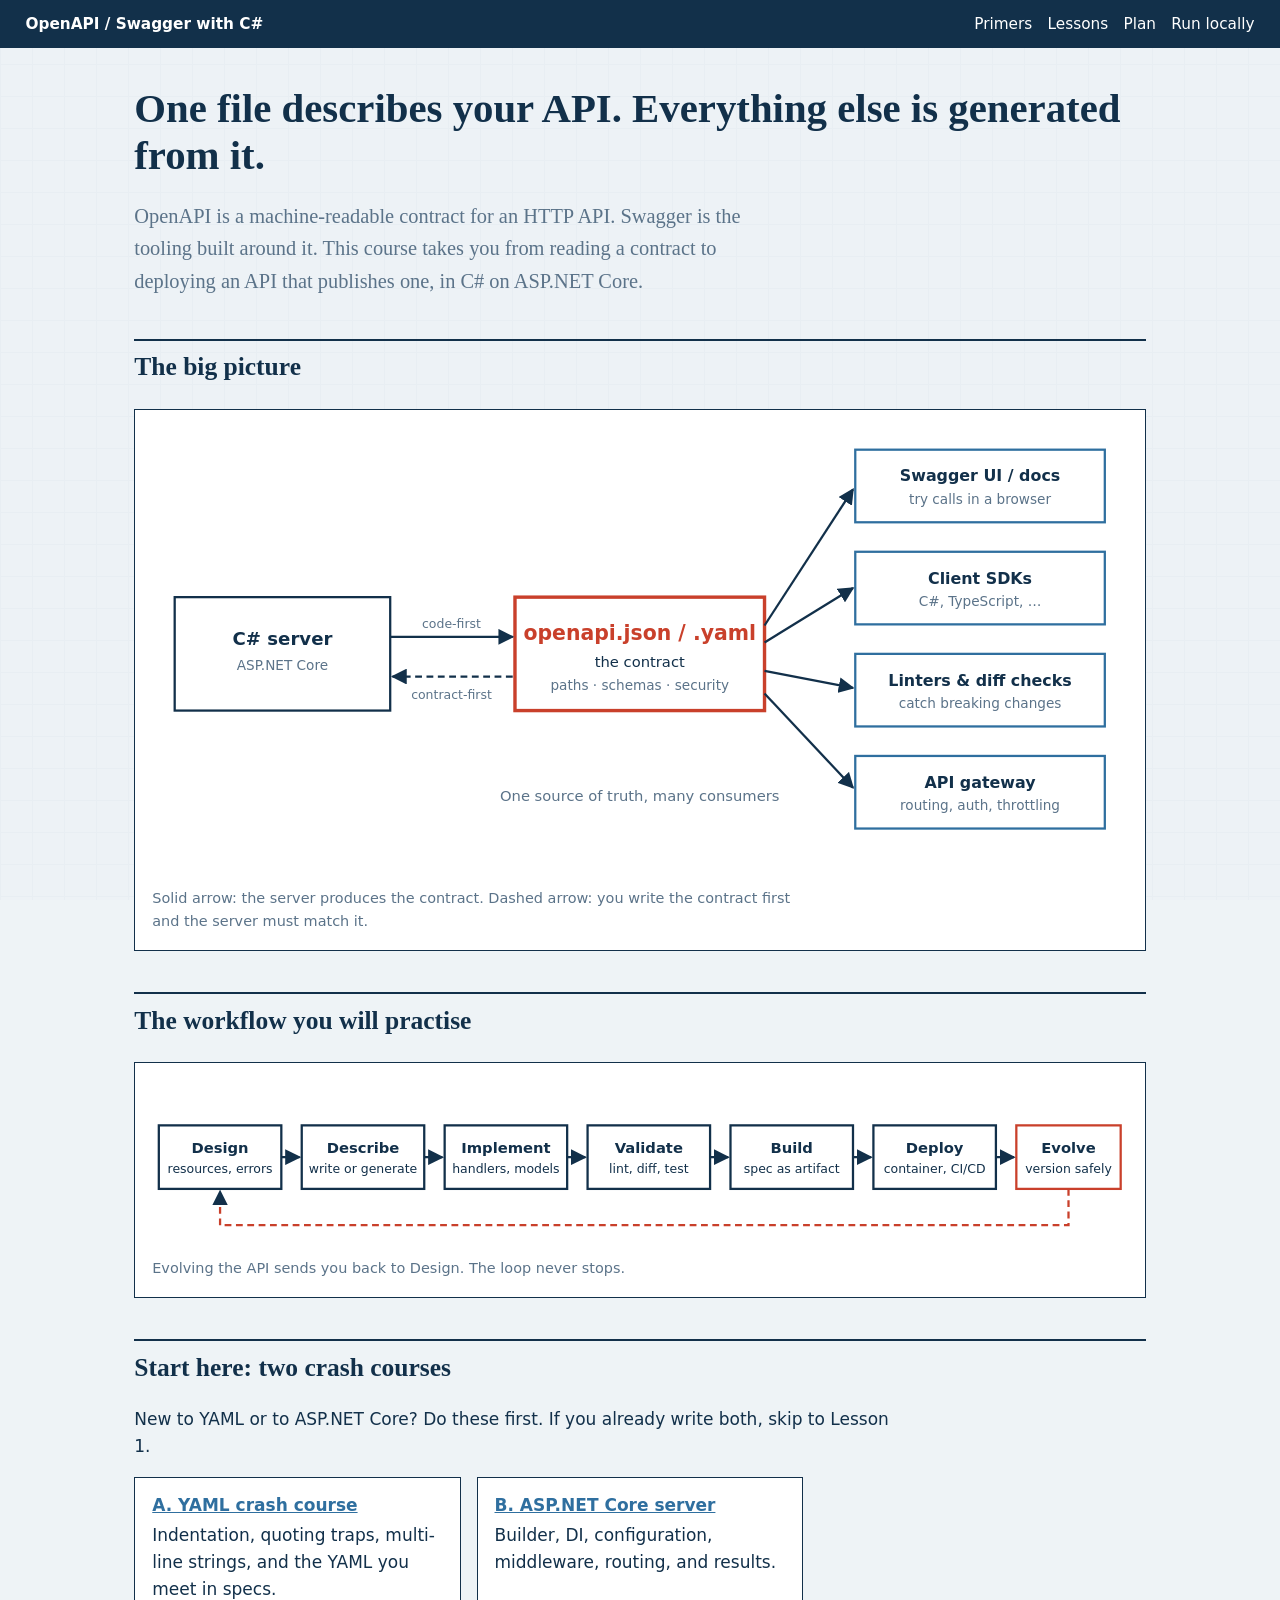
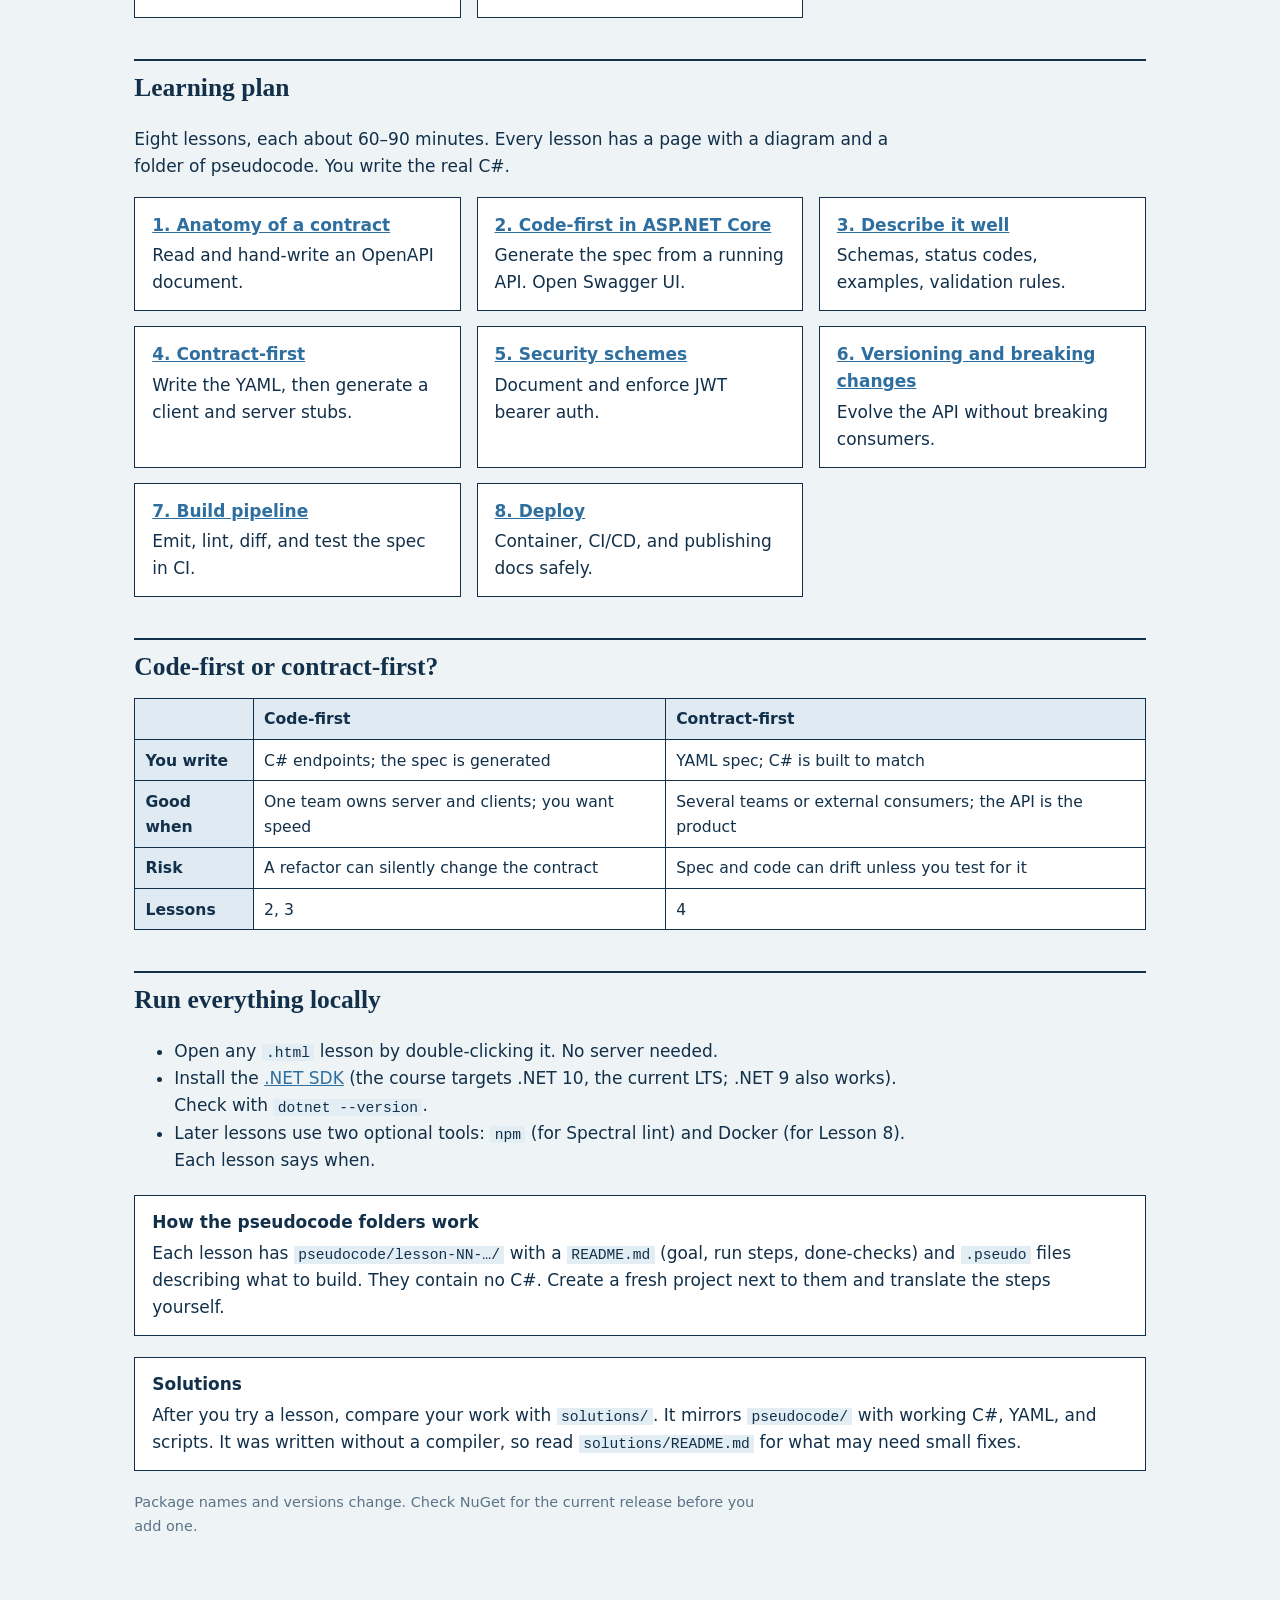
<file: index.html>
<!doctype html>
<html lang="en"><head><meta charset="utf-8"><meta name="viewport" content="width=device-width,initial-scale=1">
<title>OpenAPI with C# — the big picture</title><link rel="stylesheet" href="assets/style.css"></head>
<body>
<header class="top"><strong>OpenAPI / Swagger with C#</strong><nav><a href="#primers">Primers</a><a href="lesson-01-anatomy.html">Lessons</a><a href="#plan">Plan</a><a href="#local">Run locally</a></nav></header>
<main>
<h1>One file describes your API. Everything else is generated from it.</h1>
<p class="lede">OpenAPI is a machine-readable contract for an HTTP API. Swagger is the tooling built around it. This course takes you from reading a contract to deploying an API that publishes one, in C# on ASP.NET Core.</p>

<h2>The big picture</h2>
<div class="sheet">
<svg viewBox="0 0 860 400" role="img" aria-labelledby="t0 d0">
<title id="t0">OpenAPI as the hub</title><desc id="d0">The OpenAPI document sits in the centre. A C# server is checked against it or produces it. Swagger UI, client SDKs, tests, and an API gateway all consume it.</desc>
<defs><marker id="a" viewBox="0 0 10 10" refX="9" refY="5" markerWidth="7" markerHeight="7" orient="auto"><path d="M0 0L10 5L0 10z" fill="#12304a"/></marker></defs>
<rect x="320" y="150" width="220" height="100" fill="#fff" stroke="#c9402b" stroke-width="3"/>
<text x="430" y="188" text-anchor="middle" font-size="18" font-weight="700" fill="#c9402b">openapi.json / .yaml</text>
<text x="430" y="212" text-anchor="middle" font-size="13" fill="#12304a">the contract</text>
<text x="430" y="232" text-anchor="middle" font-size="12" fill="#5b7389">paths · schemas · security</text>

<rect x="20" y="150" width="190" height="100" fill="#fff" stroke="#12304a" stroke-width="2"/>
<text x="115" y="192" text-anchor="middle" font-size="16" font-weight="700" fill="#12304a">C# server</text>
<text x="115" y="214" text-anchor="middle" font-size="12" fill="#5b7389">ASP.NET Core</text>
<path d="M210 185 H318" stroke="#12304a" stroke-width="2" marker-end="url(#a)" class="draw"/>
<text x="264" y="177" text-anchor="middle" font-size="11" fill="#5b7389">code-first</text>
<path d="M318 220 H212" stroke="#12304a" stroke-width="2" stroke-dasharray="6 4" marker-end="url(#a)"/>
<text x="264" y="240" text-anchor="middle" font-size="11" fill="#5b7389">contract-first</text>

<g font-size="14" font-weight="700" fill="#12304a" text-anchor="middle">
<rect x="620" y="20" width="220" height="64" fill="#fff" stroke="#2f6f9f" stroke-width="2"/><text x="730" y="48">Swagger UI / docs</text><text x="730" y="68" font-size="12" font-weight="400" fill="#5b7389">try calls in a browser</text>
<rect x="620" y="110" width="220" height="64" fill="#fff" stroke="#2f6f9f" stroke-width="2"/><text x="730" y="138">Client SDKs</text><text x="730" y="158" font-size="12" font-weight="400" fill="#5b7389">C#, TypeScript, …</text>
<rect x="620" y="200" width="220" height="64" fill="#fff" stroke="#2f6f9f" stroke-width="2"/><text x="730" y="228">Linters &amp; diff checks</text><text x="730" y="248" font-size="12" font-weight="400" fill="#5b7389">catch breaking changes</text>
<rect x="620" y="290" width="220" height="64" fill="#fff" stroke="#2f6f9f" stroke-width="2"/><text x="730" y="318">API gateway</text><text x="730" y="338" font-size="12" font-weight="400" fill="#5b7389">routing, auth, throttling</text>
</g>
<g stroke="#12304a" stroke-width="2" fill="none" marker-end="url(#a)">
<path d="M540 175 L618 55"/><path d="M540 190 L618 142"/><path d="M540 215 L618 230"/><path d="M540 235 L618 318"/></g>
<text x="430" y="330" text-anchor="middle" font-size="13" fill="#5b7389">One source of truth, many consumers</text>
</svg>
<p class="caption">Solid arrow: the server produces the contract. Dashed arrow: you write the contract first and the server must match it.</p>
</div>

<h2>The workflow you will practise</h2>
<div class="sheet">
<svg viewBox="0 0 860 150" role="img" aria-labelledby="t1">
<title id="t1">Seven-stage OpenAPI workflow</title>
<defs><marker id="b" viewBox="0 0 10 10" refX="9" refY="5" markerWidth="7" markerHeight="7" orient="auto"><path d="M0 0L10 5L0 10z" fill="#12304a"/></marker></defs>
<g font-size="13" font-weight="700" fill="#12304a" text-anchor="middle">
<rect x="6" y="40" width="108" height="56" fill="#fff" stroke="#12304a" stroke-width="2"/><text x="60" y="64">Design</text><text x="60" y="82" font-size="11" font-weight="400">resources, errors</text>
<rect x="132" y="40" width="108" height="56" fill="#fff" stroke="#12304a" stroke-width="2"/><text x="186" y="64">Describe</text><text x="186" y="82" font-size="11" font-weight="400">write or generate</text>
<rect x="258" y="40" width="108" height="56" fill="#fff" stroke="#12304a" stroke-width="2"/><text x="312" y="64">Implement</text><text x="312" y="82" font-size="11" font-weight="400">handlers, models</text>
<rect x="384" y="40" width="108" height="56" fill="#fff" stroke="#12304a" stroke-width="2"/><text x="438" y="64">Validate</text><text x="438" y="82" font-size="11" font-weight="400">lint, diff, test</text>
<rect x="510" y="40" width="108" height="56" fill="#fff" stroke="#12304a" stroke-width="2"/><text x="564" y="64">Build</text><text x="564" y="82" font-size="11" font-weight="400">spec as artifact</text>
<rect x="636" y="40" width="108" height="56" fill="#fff" stroke="#12304a" stroke-width="2"/><text x="690" y="64">Deploy</text><text x="690" y="82" font-size="11" font-weight="400">container, CI/CD</text>
<rect x="762" y="40" width="92" height="56" fill="#fff" stroke="#c9402b" stroke-width="2"/><text x="808" y="64">Evolve</text><text x="808" y="82" font-size="11" font-weight="400">version safely</text>
</g>
<g stroke="#12304a" stroke-width="2" marker-end="url(#b)"><path d="M114 68H130"/><path d="M240 68H256"/><path d="M366 68H382"/><path d="M492 68H508"/><path d="M618 68H634"/><path d="M744 68H760"/></g>
<path d="M808 96 V128 H60 V98" stroke="#c9402b" stroke-width="2" fill="none" stroke-dasharray="6 4" marker-end="url(#b)"/>
</svg>
<p class="caption">Evolving the API sends you back to Design. The loop never stops.</p>
</div>

<h2 id="primers">Start here: two crash courses</h2>
<p>New to YAML or to ASP.NET Core? Do these first. If you already write both, skip to Lesson 1.</p>
<ul class="cards">
<li><a href="primer-a-yaml.html">A. YAML crash course</a>Indentation, quoting traps, multi-line strings, and the YAML you meet in specs.</li>
<li><a href="primer-b-aspnetcore.html">B. ASP.NET Core server</a>Builder, DI, configuration, middleware, routing, and results.</li>
</ul>

<h2 id="plan">Learning plan</h2>
<p>Eight lessons, each about 60–90 minutes. Every lesson has a page with a diagram and a folder of pseudocode. You write the real C#.</p>
<ul class="cards">
<li><a href="lesson-01-anatomy.html">1. Anatomy of a contract</a>Read and hand-write an OpenAPI document.</li>
<li><a href="lesson-02-code-first.html">2. Code-first in ASP.NET Core</a>Generate the spec from a running API. Open Swagger UI.</li>
<li><a href="lesson-03-describe-well.html">3. Describe it well</a>Schemas, status codes, examples, validation rules.</li>
<li><a href="lesson-04-contract-first.html">4. Contract-first</a>Write the YAML, then generate a client and server stubs.</li>
<li><a href="lesson-05-security.html">5. Security schemes</a>Document and enforce JWT bearer auth.</li>
<li><a href="lesson-06-versioning.html">6. Versioning and breaking changes</a>Evolve the API without breaking consumers.</li>
<li><a href="lesson-07-build-pipeline.html">7. Build pipeline</a>Emit, lint, diff, and test the spec in CI.</li>
<li><a href="lesson-08-deploy.html">8. Deploy</a>Container, CI/CD, and publishing docs safely.</li>
</ul>

<h2>Code-first or contract-first?</h2>
<table>
<tr><th></th><th>Code-first</th><th>Contract-first</th></tr>
<tr><th>You write</th><td>C# endpoints; the spec is generated</td><td>YAML spec; C# is built to match</td></tr>
<tr><th>Good when</th><td>One team owns server and clients; you want speed</td><td>Several teams or external consumers; the API is the product</td></tr>
<tr><th>Risk</th><td>A refactor can silently change the contract</td><td>Spec and code can drift unless you test for it</td></tr>
<tr><th>Lessons</th><td>2, 3</td><td>4</td></tr>
</table>

<h2 id="local">Run everything locally</h2>
<ul>
<li>Open any <code>.html</code> lesson by double-clicking it. No server needed.</li>
<li>Install the <a href="https://dotnet.microsoft.com/download">.NET SDK</a> (the course targets .NET 10, the current LTS; .NET 9 also works). Check with <code>dotnet --version</code>.</li>
<li>Later lessons use two optional tools: <code>npm</code> (for Spectral lint) and Docker (for Lesson 8). Each lesson says when.</li>
</ul>
<div class="box"><strong class="t">How the pseudocode folders work</strong>
Each lesson has <code>pseudocode/lesson-NN-…/</code> with a <code>README.md</code> (goal, run steps, done-checks) and <code>.pseudo</code> files describing what to build. They contain no C#. Create a fresh project next to them and translate the steps yourself.</div>
<div class="box"><strong class="t">Solutions</strong>
After you try a lesson, compare your work with <code>solutions/</code>. It mirrors <code>pseudocode/</code> with working C#, YAML, and scripts. It was written without a compiler, so read <code>solutions/README.md</code> for what may need small fixes.</div>
<p class="meta">Package names and versions change. Check NuGet for the current release before you add one.</p>
</main></body></html>
</file>
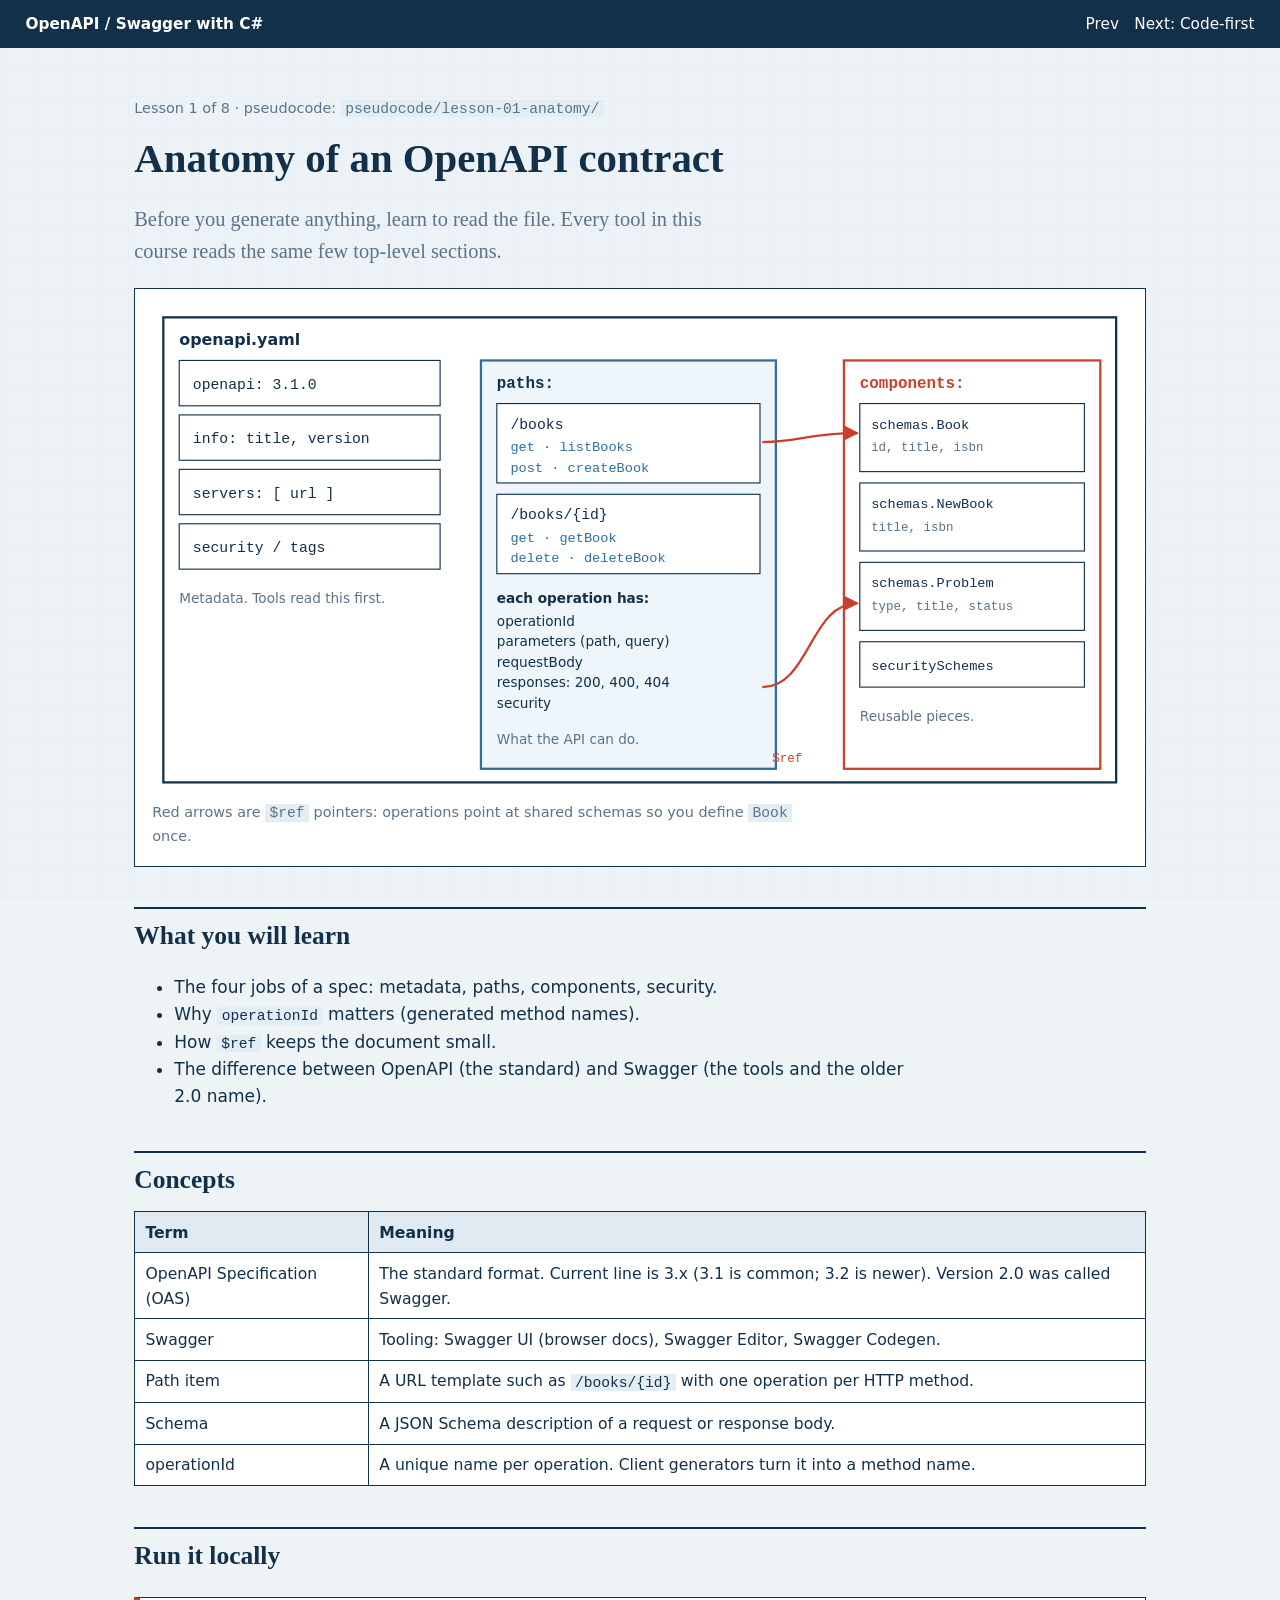
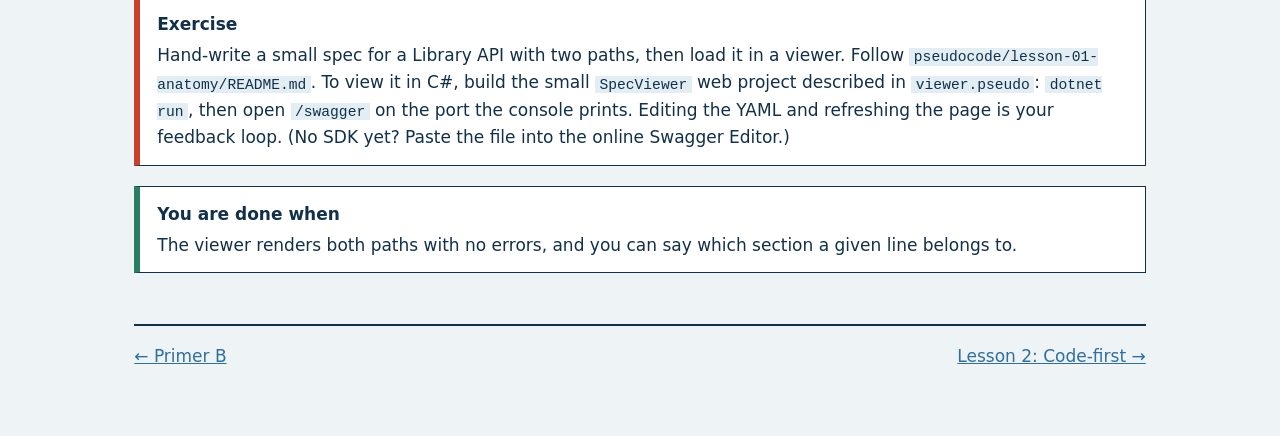
<file: lesson-01-anatomy.html>
<!doctype html>
<html lang="en"><head><meta charset="utf-8"><meta name="viewport" content="width=device-width,initial-scale=1">
<title>Lesson 1 — Anatomy of a contract</title><link rel="stylesheet" href="assets/style.css"></head>
<body>
<header class="top"><a href="index.html"><strong>OpenAPI / Swagger with C#</strong></a><nav><a href="primer-b-aspnetcore.html">Prev</a><a href="lesson-02-code-first.html">Next: Code-first</a></nav></header>
<main>
<p class="meta">Lesson 1 of 8 · pseudocode: <code>pseudocode/lesson-01-anatomy/</code></p>
<h1>Anatomy of an OpenAPI contract</h1>
<p class="lede">Before you generate anything, learn to read the file. Every tool in this course reads the same few top-level sections.</p>

<div class="sheet">
<svg viewBox="0 0 860 430" role="img" aria-labelledby="t" >
<title id="t">Structure of an OpenAPI document</title>
<defs><marker id="a" viewBox="0 0 10 10" refX="9" refY="5" markerWidth="7" markerHeight="7" orient="auto"><path d="M0 0L10 5L0 10z" fill="#c9402b"/></marker></defs>
<rect x="10" y="10" width="840" height="410" fill="none" stroke="#12304a" stroke-width="2"/>
<text x="24" y="34" font-size="14" font-weight="700" fill="#12304a">openapi.yaml</text>
<g font-size="13" fill="#12304a">
<rect x="24" y="48" width="230" height="40" fill="#fff" stroke="#12304a"/><text x="36" y="73" class="m">openapi: 3.1.0</text>
<rect x="24" y="96" width="230" height="40" fill="#fff" stroke="#12304a"/><text x="36" y="121" class="m">info: title, version</text>
<rect x="24" y="144" width="230" height="40" fill="#fff" stroke="#12304a"/><text x="36" y="169" class="m">servers: [ url ]</text>
<rect x="24" y="192" width="230" height="40" fill="#fff" stroke="#12304a"/><text x="36" y="217" class="m">security / tags</text>
</g>
<text x="24" y="262" font-size="12" fill="#5b7389">Metadata. Tools read this first.</text>

<rect x="290" y="48" width="260" height="360" fill="#eef6fb" stroke="#2f6f9f" stroke-width="2"/>
<text x="304" y="72" font-size="14" font-weight="700" fill="#12304a" class="m">paths:</text>
<rect x="304" y="86" width="232" height="70" fill="#fff" stroke="#12304a"/>
<text x="316" y="108" font-size="13" class="m" fill="#12304a">/books</text>
<text x="316" y="128" font-size="12" class="m" fill="#2f6f9f">get  · listBooks</text>
<text x="316" y="146" font-size="12" class="m" fill="#2f6f9f">post · createBook</text>
<rect x="304" y="166" width="232" height="70" fill="#fff" stroke="#12304a"/>
<text x="316" y="188" font-size="13" class="m" fill="#12304a">/books/{id}</text>
<text x="316" y="208" font-size="12" class="m" fill="#2f6f9f">get · getBook</text>
<text x="316" y="226" font-size="12" class="m" fill="#2f6f9f">delete · deleteBook</text>
<text x="304" y="262" font-size="12" fill="#12304a" font-weight="700">each operation has:</text>
<g font-size="12" class="m" fill="#12304a"><text x="304" y="282">operationId</text><text x="304" y="300">parameters (path, query)</text><text x="304" y="318">requestBody</text><text x="304" y="336">responses: 200, 400, 404</text><text x="304" y="354">security</text></g>
<text x="304" y="386" font-size="12" fill="#5b7389">What the API can do.</text>

<rect x="610" y="48" width="226" height="360" fill="#fff" stroke="#c9402b" stroke-width="2"/>
<text x="624" y="72" font-size="14" font-weight="700" fill="#c9402b" class="m">components:</text>
<rect x="624" y="86" width="198" height="60" fill="#fff" stroke="#12304a"/>
<text x="634" y="108" font-size="12" class="m" fill="#12304a">schemas.Book</text><text x="634" y="128" font-size="11" class="m" fill="#5b7389">id, title, isbn</text>
<rect x="624" y="156" width="198" height="60" fill="#fff" stroke="#12304a"/>
<text x="634" y="178" font-size="12" class="m" fill="#12304a">schemas.NewBook</text><text x="634" y="198" font-size="11" class="m" fill="#5b7389">title, isbn</text>
<rect x="624" y="226" width="198" height="60" fill="#fff" stroke="#12304a"/>
<text x="634" y="248" font-size="12" class="m" fill="#12304a">schemas.Problem</text><text x="634" y="268" font-size="11" class="m" fill="#5b7389">type, title, status</text>
<rect x="624" y="296" width="198" height="40" fill="#fff" stroke="#12304a"/>
<text x="634" y="321" font-size="12" class="m" fill="#12304a">securitySchemes</text>
<text x="624" y="366" font-size="12" fill="#5b7389">Reusable pieces.</text>
<path d="M538 120 C575 120 575 112 622 112" stroke="#c9402b" stroke-width="2" fill="none" marker-end="url(#a)"/>
<path d="M538 336 C580 336 580 262 622 262" stroke="#c9402b" stroke-width="2" fill="none" marker-end="url(#a)"/>
<text x="560" y="402" font-size="11" fill="#c9402b" text-anchor="middle" class="m">$ref</text>
</svg>
<p class="caption">Red arrows are <code>$ref</code> pointers: operations point at shared schemas so you define <code>Book</code> once.</p>
</div>

<h2>What you will learn</h2>
<ul>
<li>The four jobs of a spec: metadata, paths, components, security.</li>
<li>Why <code>operationId</code> matters (generated method names).</li>
<li>How <code>$ref</code> keeps the document small.</li>
<li>The difference between OpenAPI (the standard) and Swagger (the tools and the older 2.0 name).</li>
</ul>

<h2>Concepts</h2>
<table>
<tr><th>Term</th><th>Meaning</th></tr>
<tr><td>OpenAPI Specification (OAS)</td><td>The standard format. Current line is 3.x (3.1 is common; 3.2 is newer). Version 2.0 was called Swagger.</td></tr>
<tr><td>Swagger</td><td>Tooling: Swagger UI (browser docs), Swagger Editor, Swagger Codegen.</td></tr>
<tr><td>Path item</td><td>A URL template such as <code>/books/{id}</code> with one operation per HTTP method.</td></tr>
<tr><td>Schema</td><td>A JSON Schema description of a request or response body.</td></tr>
<tr><td>operationId</td><td>A unique name per operation. Client generators turn it into a method name.</td></tr>
</table>

<h2>Run it locally</h2>
<div class="box try"><strong class="t">Exercise</strong>
Hand-write a small spec for a Library API with two paths, then load it in a viewer. Follow <code>pseudocode/lesson-01-anatomy/README.md</code>. To view it in C#, build the small <code>SpecViewer</code> web project described in <code>viewer.pseudo</code>: <code>dotnet run</code>, then open <code>/swagger</code> on the port the console prints. Editing the YAML and refreshing the page is your feedback loop. (No SDK yet? Paste the file into the online Swagger Editor.)</div>
<div class="box check"><strong class="t">You are done when</strong>
The viewer renders both paths with no errors, and you can say which section a given line belongs to.</div>

<div class="pager"><a href="primer-b-aspnetcore.html">← Primer B</a><a href="lesson-02-code-first.html">Lesson 2: Code-first →</a></div>
</main></body></html>
</file>
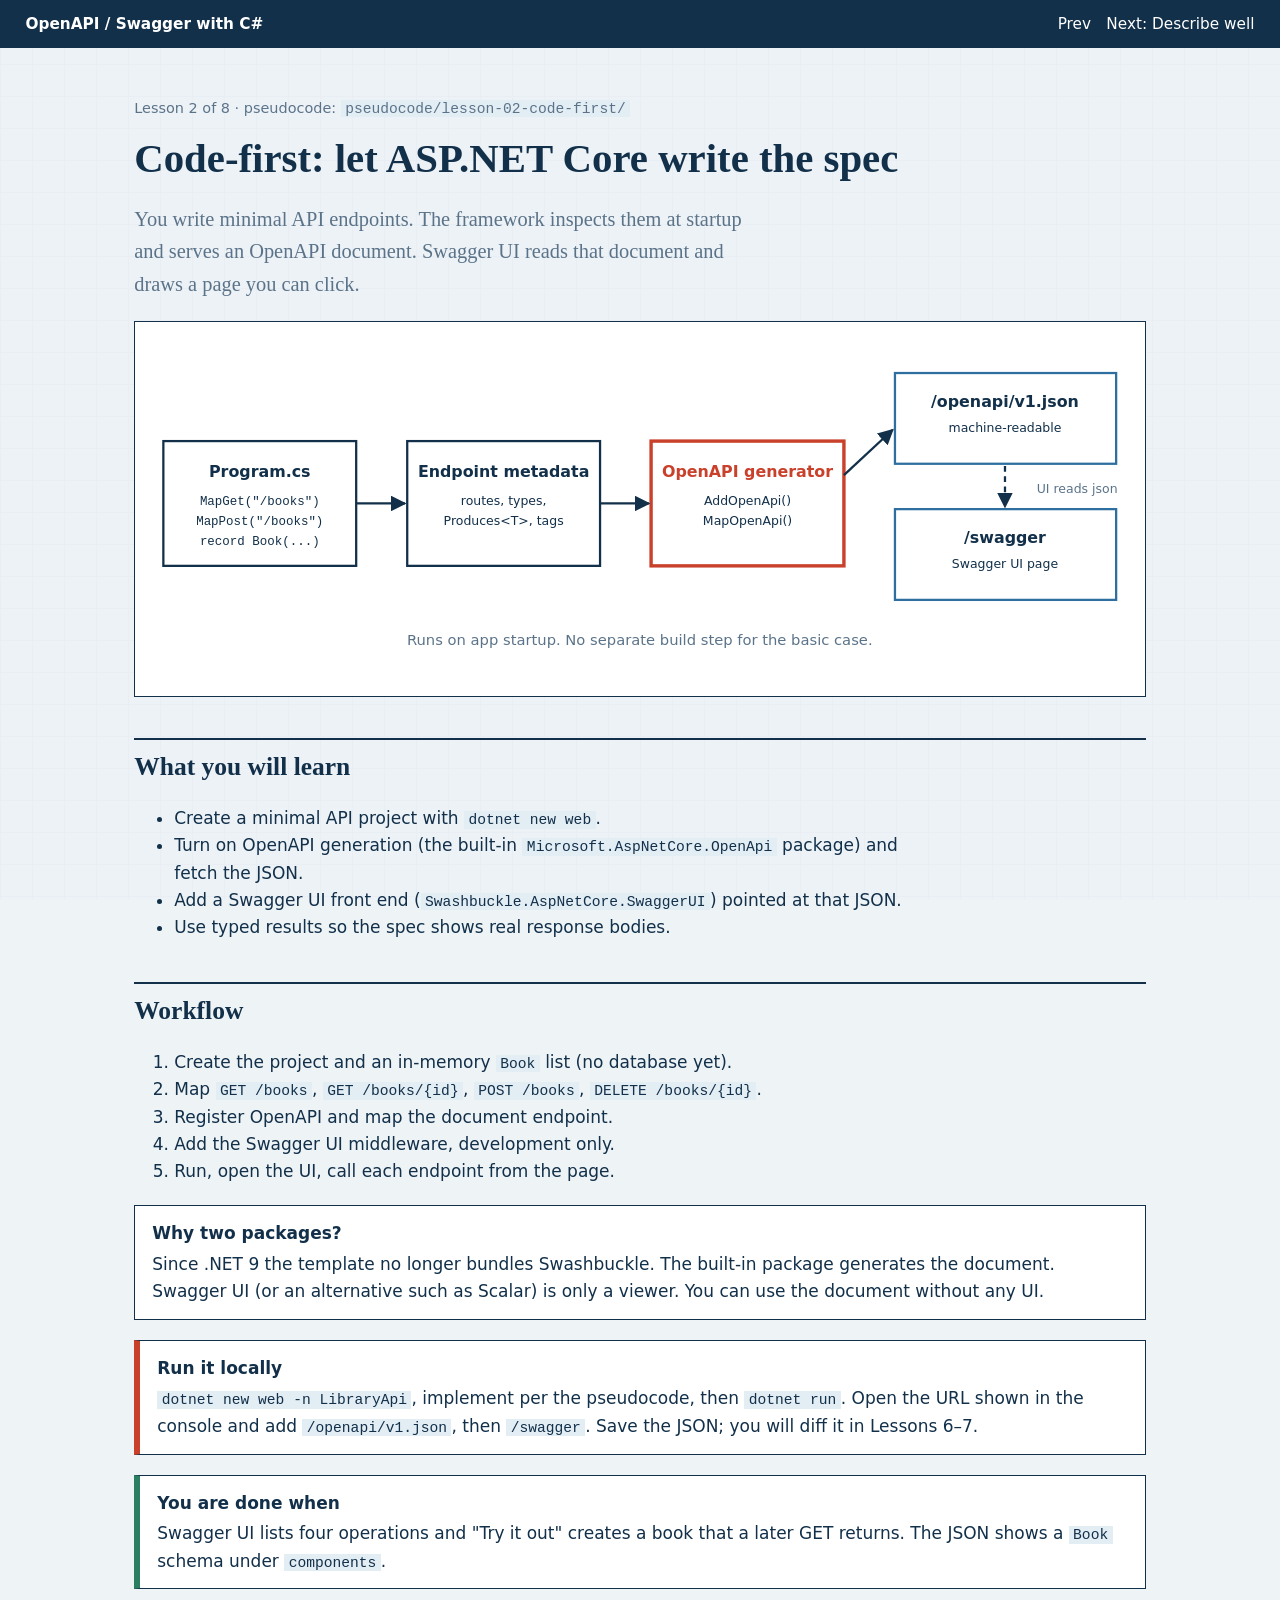
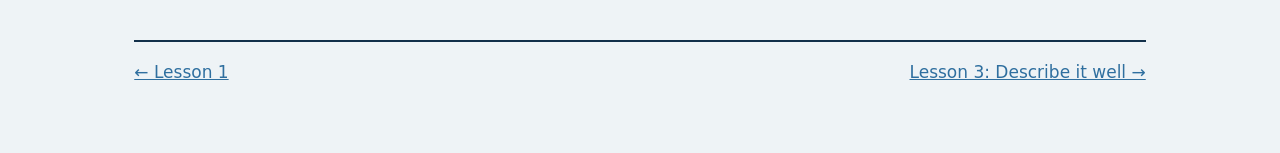
<file: lesson-02-code-first.html>
<!doctype html>
<html lang="en"><head><meta charset="utf-8"><meta name="viewport" content="width=device-width,initial-scale=1">
<title>Lesson 2 — Code-first in ASP.NET Core</title><link rel="stylesheet" href="assets/style.css"></head>
<body>
<header class="top"><a href="index.html"><strong>OpenAPI / Swagger with C#</strong></a><nav><a href="lesson-01-anatomy.html">Prev</a><a href="lesson-03-describe-well.html">Next: Describe well</a></nav></header>
<main>
<p class="meta">Lesson 2 of 8 · pseudocode: <code>pseudocode/lesson-02-code-first/</code></p>
<h1>Code-first: let ASP.NET Core write the spec</h1>
<p class="lede">You write minimal API endpoints. The framework inspects them at startup and serves an OpenAPI document. Swagger UI reads that document and draws a page you can click.</p>

<div class="sheet">
<svg viewBox="0 0 860 300" role="img" aria-labelledby="t">
<title id="t">Code-first pipeline</title>
<defs><marker id="a" viewBox="0 0 10 10" refX="9" refY="5" markerWidth="7" markerHeight="7" orient="auto"><path d="M0 0L10 5L0 10z" fill="#12304a"/></marker></defs>
<g font-size="14" font-weight="700" fill="#12304a" text-anchor="middle">
<rect x="10" y="90" width="170" height="110" fill="#fff" stroke="#12304a" stroke-width="2"/><text x="95" y="122">Program.cs</text>
<text x="95" y="146" font-size="11" font-weight="400" class="m">MapGet("/books")</text><text x="95" y="164" font-size="11" font-weight="400" class="m">MapPost("/books")</text><text x="95" y="182" font-size="11" font-weight="400" class="m">record Book(...)</text>
<rect x="225" y="90" width="170" height="110" fill="#fff" stroke="#12304a" stroke-width="2"/><text x="310" y="122">Endpoint metadata</text><text x="310" y="146" font-size="11" font-weight="400">routes, types,</text><text x="310" y="164" font-size="11" font-weight="400">Produces&lt;T&gt;, tags</text>
<rect x="440" y="90" width="170" height="110" fill="#fff" stroke="#c9402b" stroke-width="3"/><text x="525" y="122" fill="#c9402b">OpenAPI generator</text><text x="525" y="146" font-size="11" font-weight="400">AddOpenApi()</text><text x="525" y="164" font-size="11" font-weight="400">MapOpenApi()</text>
<rect x="655" y="30" width="195" height="80" fill="#fff" stroke="#2f6f9f" stroke-width="2"/><text x="752" y="60">/openapi/v1.json</text><text x="752" y="82" font-size="11" font-weight="400">machine-readable</text>
<rect x="655" y="150" width="195" height="80" fill="#fff" stroke="#2f6f9f" stroke-width="2"/><text x="752" y="180">/swagger</text><text x="752" y="202" font-size="11" font-weight="400">Swagger UI page</text>
</g>
<g stroke="#12304a" stroke-width="2" fill="none" marker-end="url(#a)"><path d="M180 145H223"/><path d="M395 145H438"/><path d="M610 120 L653 80"/><path d="M752 112 V148" stroke-dasharray="5 4"/></g>
<text x="780" y="136" font-size="11" fill="#5b7389">UI reads json</text>
<text x="430" y="270" text-anchor="middle" font-size="13" fill="#5b7389">Runs on app startup. No separate build step for the basic case.</text>
</svg>
</div>

<h2>What you will learn</h2>
<ul>
<li>Create a minimal API project with <code>dotnet new web</code>.</li>
<li>Turn on OpenAPI generation (the built-in <code>Microsoft.AspNetCore.OpenApi</code> package) and fetch the JSON.</li>
<li>Add a Swagger UI front end (<code>Swashbuckle.AspNetCore.SwaggerUI</code>) pointed at that JSON.</li>
<li>Use typed results so the spec shows real response bodies.</li>
</ul>

<h2>Workflow</h2>
<ol>
<li>Create the project and an in-memory <code>Book</code> list (no database yet).</li>
<li>Map <code>GET /books</code>, <code>GET /books/{id}</code>, <code>POST /books</code>, <code>DELETE /books/{id}</code>.</li>
<li>Register OpenAPI and map the document endpoint.</li>
<li>Add the Swagger UI middleware, development only.</li>
<li>Run, open the UI, call each endpoint from the page.</li>
</ol>

<div class="box"><strong class="t">Why two packages?</strong>
Since .NET 9 the template no longer bundles Swashbuckle. The built-in package generates the document. Swagger UI (or an alternative such as Scalar) is only a viewer. You can use the document without any UI.</div>

<div class="box try"><strong class="t">Run it locally</strong>
<code>dotnet new web -n LibraryApi</code>, implement per the pseudocode, then <code>dotnet run</code>. Open the URL shown in the console and add <code>/openapi/v1.json</code>, then <code>/swagger</code>. Save the JSON; you will diff it in Lessons 6–7.</div>
<div class="box check"><strong class="t">You are done when</strong>
Swagger UI lists four operations and "Try it out" creates a book that a later GET returns. The JSON shows a <code>Book</code> schema under <code>components</code>.</div>

<div class="pager"><a href="lesson-01-anatomy.html">← Lesson 1</a><a href="lesson-03-describe-well.html">Lesson 3: Describe it well →</a></div>
</main></body></html>
</file>
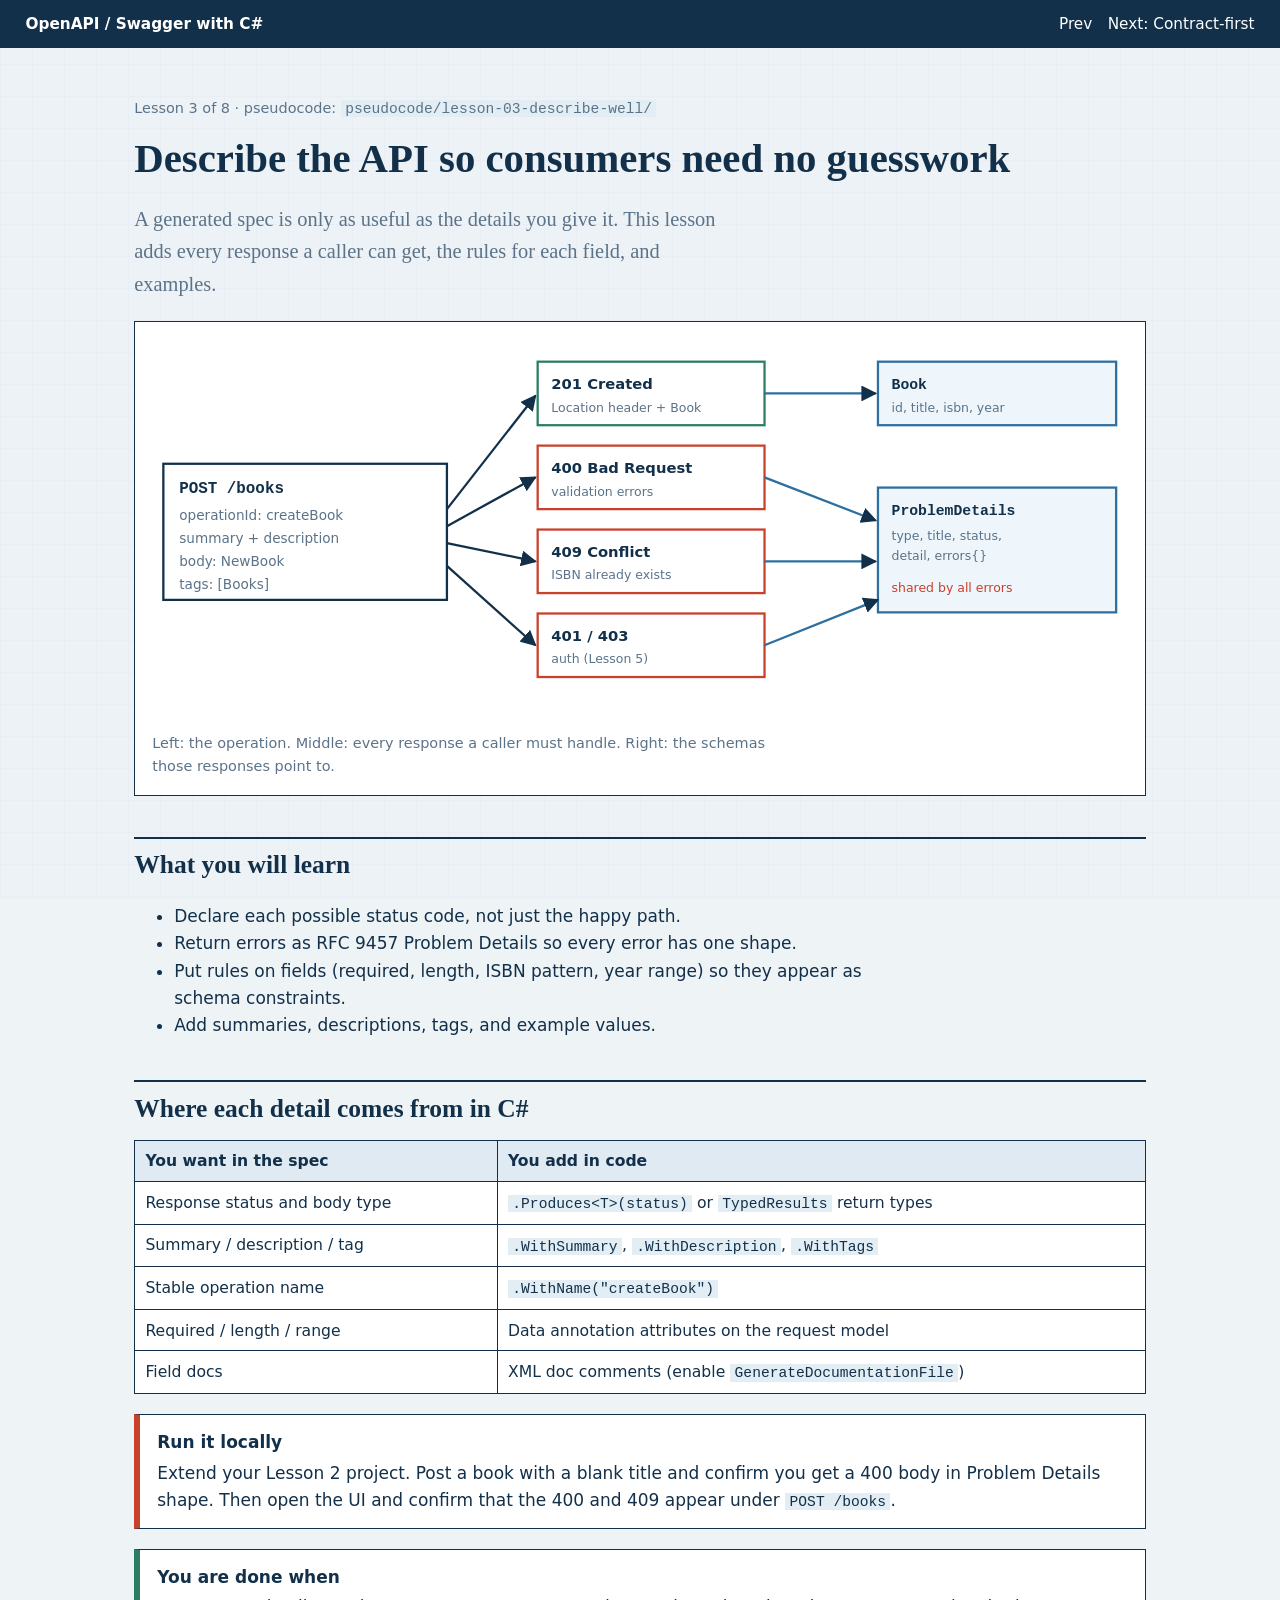
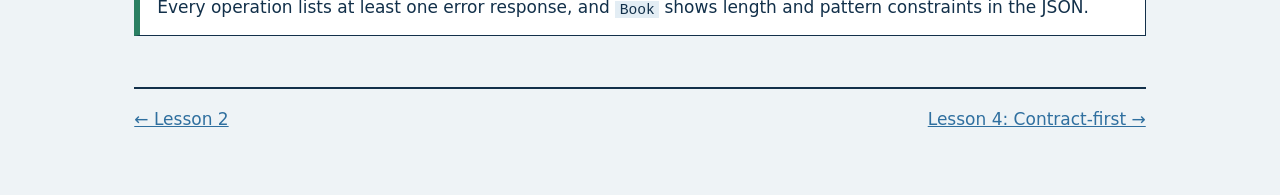
<file: lesson-03-describe-well.html>
<!doctype html>
<html lang="en"><head><meta charset="utf-8"><meta name="viewport" content="width=device-width,initial-scale=1">
<title>Lesson 3 — Describe it well</title><link rel="stylesheet" href="assets/style.css"></head>
<body>
<header class="top"><a href="index.html"><strong>OpenAPI / Swagger with C#</strong></a><nav><a href="lesson-02-code-first.html">Prev</a><a href="lesson-04-contract-first.html">Next: Contract-first</a></nav></header>
<main>
<p class="meta">Lesson 3 of 8 · pseudocode: <code>pseudocode/lesson-03-describe-well/</code></p>
<h1>Describe the API so consumers need no guesswork</h1>
<p class="lede">A generated spec is only as useful as the details you give it. This lesson adds every response a caller can get, the rules for each field, and examples.</p>

<div class="sheet">
<svg viewBox="0 0 860 340" role="img" aria-labelledby="t">
<title id="t">One operation with all its responses</title>
<defs><marker id="a" viewBox="0 0 10 10" refX="9" refY="5" markerWidth="7" markerHeight="7" orient="auto"><path d="M0 0L10 5L0 10z" fill="#12304a"/></marker></defs>
<rect x="10" y="110" width="250" height="120" fill="#fff" stroke="#12304a" stroke-width="2"/>
<text x="24" y="136" font-size="14" font-weight="700" fill="#12304a" class="m">POST /books</text>
<text x="24" y="160" font-size="12" fill="#5b7389">operationId: createBook</text>
<text x="24" y="180" font-size="12" fill="#5b7389">summary + description</text>
<text x="24" y="200" font-size="12" fill="#5b7389">body: NewBook</text>
<text x="24" y="220" font-size="12" fill="#5b7389">tags: [Books]</text>

<g font-size="13" fill="#12304a">
<rect x="340" y="20" width="200" height="56" fill="#fff" stroke="#2a7f62" stroke-width="2"/><text x="352" y="44" font-weight="700">201 Created</text><text x="352" y="64" font-size="11" fill="#5b7389">Location header + Book</text>
<rect x="340" y="94" width="200" height="56" fill="#fff" stroke="#c9402b" stroke-width="2"/><text x="352" y="118" font-weight="700">400 Bad Request</text><text x="352" y="138" font-size="11" fill="#5b7389">validation errors</text>
<rect x="340" y="168" width="200" height="56" fill="#fff" stroke="#c9402b" stroke-width="2"/><text x="352" y="192" font-weight="700">409 Conflict</text><text x="352" y="212" font-size="11" fill="#5b7389">ISBN already exists</text>
<rect x="340" y="242" width="200" height="56" fill="#fff" stroke="#c9402b" stroke-width="2"/><text x="352" y="266" font-weight="700">401 / 403</text><text x="352" y="286" font-size="11" fill="#5b7389">auth (Lesson 5)</text>
</g>
<g stroke="#12304a" stroke-width="2" fill="none" marker-end="url(#a)"><path d="M260 150 L338 50"/><path d="M260 165 L338 122"/><path d="M260 180 L338 196"/><path d="M260 200 L338 270"/></g>

<rect x="640" y="20" width="210" height="56" fill="#eef6fb" stroke="#2f6f9f" stroke-width="2"/><text x="652" y="44" font-size="13" font-weight="700" fill="#12304a" class="m">Book</text><text x="652" y="64" font-size="11" fill="#5b7389">id, title, isbn, year</text>
<rect x="640" y="131" width="210" height="110" fill="#eef6fb" stroke="#2f6f9f" stroke-width="2"/><text x="652" y="155" font-size="13" font-weight="700" fill="#12304a" class="m">ProblemDetails</text><text x="652" y="177" font-size="11" fill="#5b7389">type, title, status,</text><text x="652" y="195" font-size="11" fill="#5b7389">detail, errors{}</text><text x="652" y="223" font-size="11" fill="#c9402b">shared by all errors</text>
<g stroke="#2f6f9f" stroke-width="2" fill="none" marker-end="url(#a)"><path d="M540 48H638"/><path d="M540 122 L638 160"/><path d="M540 196 L638 196"/><path d="M540 270 L640 230"/></g>
</svg>
<p class="caption">Left: the operation. Middle: every response a caller must handle. Right: the schemas those responses point to.</p>
</div>

<h2>What you will learn</h2>
<ul>
<li>Declare each possible status code, not just the happy path.</li>
<li>Return errors as RFC 9457 Problem Details so every error has one shape.</li>
<li>Put rules on fields (required, length, ISBN pattern, year range) so they appear as schema constraints.</li>
<li>Add summaries, descriptions, tags, and example values.</li>
</ul>

<h2>Where each detail comes from in C#</h2>
<table>
<tr><th>You want in the spec</th><th>You add in code</th></tr>
<tr><td>Response status and body type</td><td><code>.Produces&lt;T&gt;(status)</code> or <code>TypedResults</code> return types</td></tr>
<tr><td>Summary / description / tag</td><td><code>.WithSummary</code>, <code>.WithDescription</code>, <code>.WithTags</code></td></tr>
<tr><td>Stable operation name</td><td><code>.WithName("createBook")</code></td></tr>
<tr><td>Required / length / range</td><td>Data annotation attributes on the request model</td></tr>
<tr><td>Field docs</td><td>XML doc comments (enable <code>GenerateDocumentationFile</code>)</td></tr>
</table>

<div class="box try"><strong class="t">Run it locally</strong>
Extend your Lesson 2 project. Post a book with a blank title and confirm you get a 400 body in Problem Details shape. Then open the UI and confirm that the 400 and 409 appear under <code>POST /books</code>.</div>
<div class="box check"><strong class="t">You are done when</strong>
Every operation lists at least one error response, and <code>Book</code> shows length and pattern constraints in the JSON.</div>

<div class="pager"><a href="lesson-02-code-first.html">← Lesson 2</a><a href="lesson-04-contract-first.html">Lesson 4: Contract-first →</a></div>
</main></body></html>
</file>
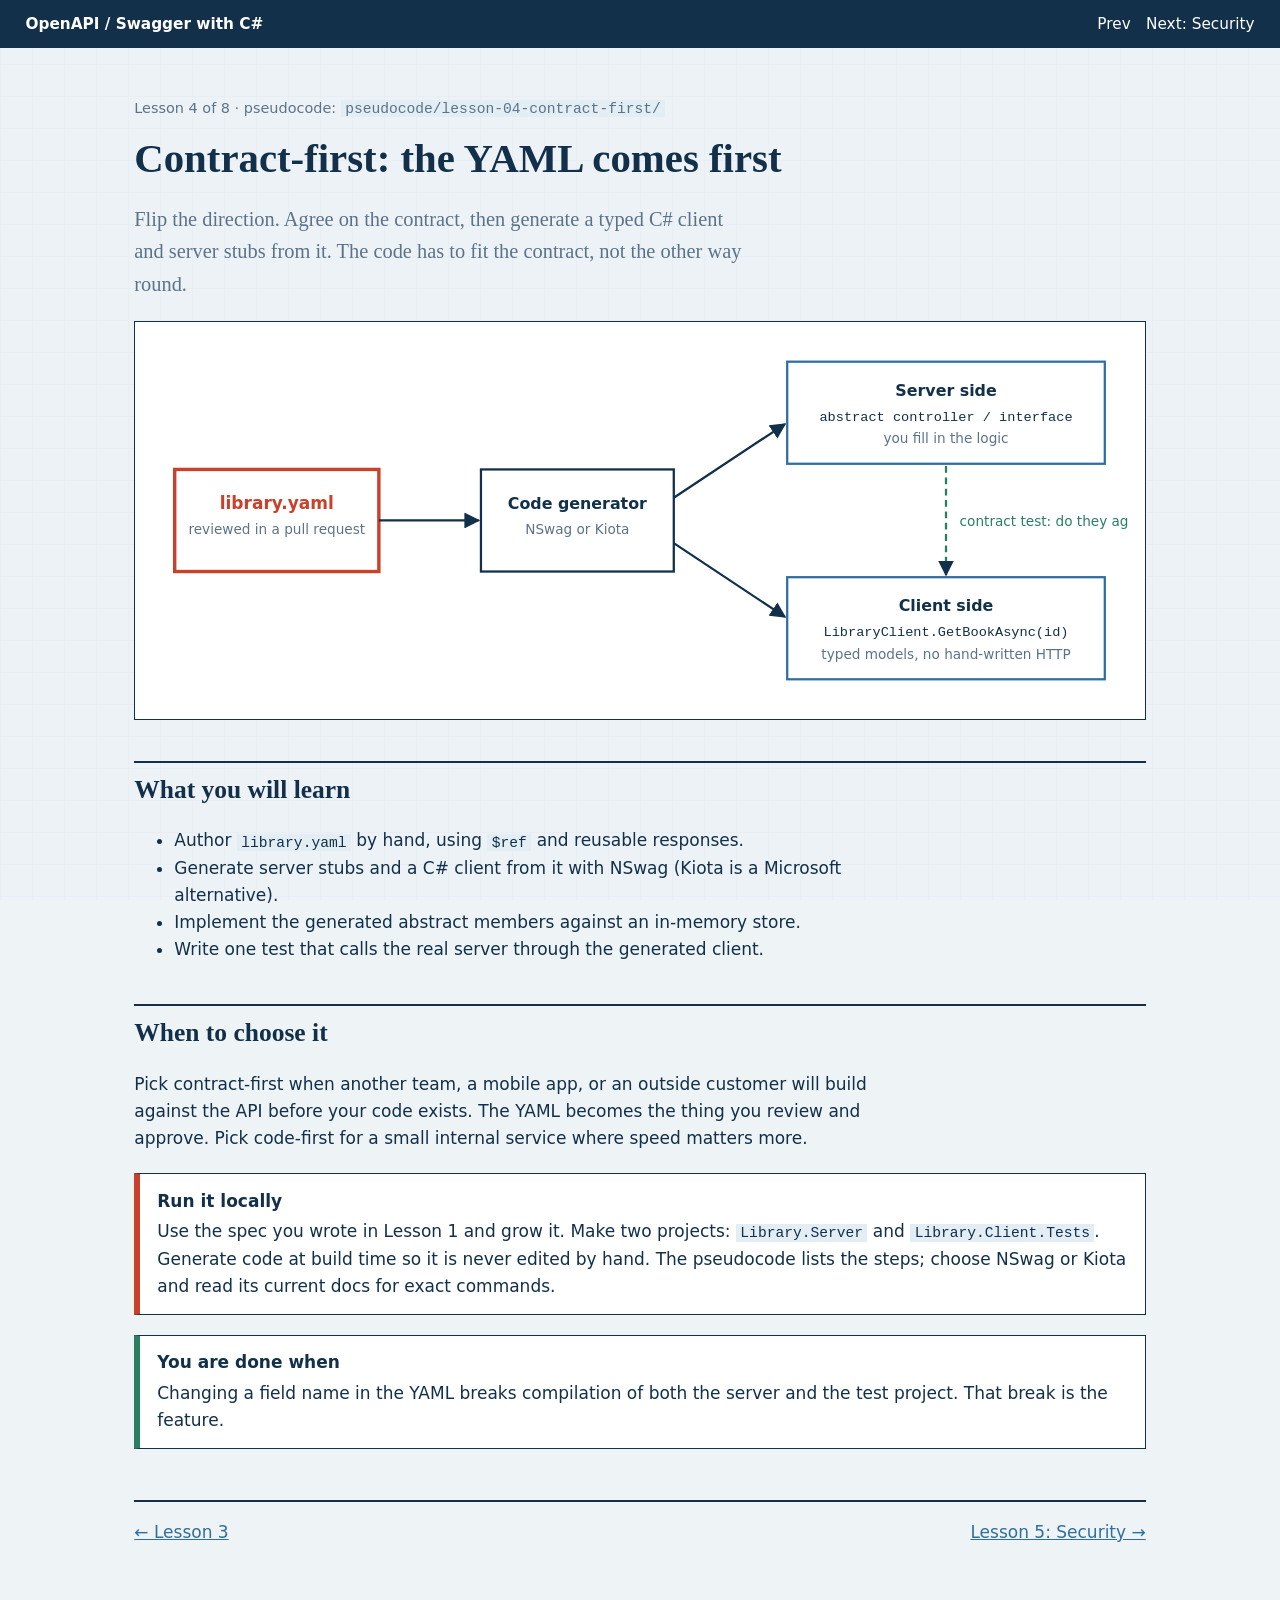
<file: lesson-04-contract-first.html>
<!doctype html>
<html lang="en"><head><meta charset="utf-8"><meta name="viewport" content="width=device-width,initial-scale=1">
<title>Lesson 4 — Contract-first</title><link rel="stylesheet" href="assets/style.css"></head>
<body>
<header class="top"><a href="index.html"><strong>OpenAPI / Swagger with C#</strong></a><nav><a href="lesson-03-describe-well.html">Prev</a><a href="lesson-05-security.html">Next: Security</a></nav></header>
<main>
<p class="meta">Lesson 4 of 8 · pseudocode: <code>pseudocode/lesson-04-contract-first/</code></p>
<h1>Contract-first: the YAML comes first</h1>
<p class="lede">Flip the direction. Agree on the contract, then generate a typed C# client and server stubs from it. The code has to fit the contract, not the other way round.</p>

<div class="sheet">
<svg viewBox="0 0 860 320" role="img" aria-labelledby="t">
<title id="t">Contract-first flow</title>
<defs><marker id="a" viewBox="0 0 10 10" refX="9" refY="5" markerWidth="7" markerHeight="7" orient="auto"><path d="M0 0L10 5L0 10z" fill="#12304a"/></marker></defs>
<rect x="20" y="115" width="180" height="90" fill="#fff" stroke="#c9402b" stroke-width="3"/>
<text x="110" y="150" text-anchor="middle" font-size="15" font-weight="700" fill="#c9402b">library.yaml</text>
<text x="110" y="172" text-anchor="middle" font-size="12" fill="#5b7389">reviewed in a pull request</text>
<rect x="290" y="115" width="170" height="90" fill="#fff" stroke="#12304a" stroke-width="2"/>
<text x="375" y="150" text-anchor="middle" font-size="14" font-weight="700" fill="#12304a">Code generator</text>
<text x="375" y="172" text-anchor="middle" font-size="12" fill="#5b7389">NSwag or Kiota</text>
<rect x="560" y="20" width="280" height="90" fill="#fff" stroke="#2f6f9f" stroke-width="2"/>
<text x="700" y="50" text-anchor="middle" font-size="14" font-weight="700" fill="#12304a">Server side</text>
<text x="700" y="72" text-anchor="middle" font-size="12" class="m" fill="#12304a">abstract controller / interface</text>
<text x="700" y="92" text-anchor="middle" font-size="12" fill="#5b7389">you fill in the logic</text>
<rect x="560" y="210" width="280" height="90" fill="#fff" stroke="#2f6f9f" stroke-width="2"/>
<text x="700" y="240" text-anchor="middle" font-size="14" font-weight="700" fill="#12304a">Client side</text>
<text x="700" y="262" text-anchor="middle" font-size="12" class="m" fill="#12304a">LibraryClient.GetBookAsync(id)</text>
<text x="700" y="282" text-anchor="middle" font-size="12" fill="#5b7389">typed models, no hand-written HTTP</text>
<g stroke="#12304a" stroke-width="2" fill="none" marker-end="url(#a)"><path d="M200 160H288"/><path d="M460 140 L558 75"/><path d="M460 180 L558 245"/></g>
<path d="M700 112 V208" stroke="#2a7f62" stroke-width="2" stroke-dasharray="6 4" fill="none" marker-end="url(#a)"/>
<text x="712" y="165" font-size="12" fill="#2a7f62">contract test: do they agree?</text>
</svg>
</div>

<h2>What you will learn</h2>
<ul>
<li>Author <code>library.yaml</code> by hand, using <code>$ref</code> and reusable responses.</li>
<li>Generate server stubs and a C# client from it with NSwag (Kiota is a Microsoft alternative).</li>
<li>Implement the generated abstract members against an in-memory store.</li>
<li>Write one test that calls the real server through the generated client.</li>
</ul>

<h2>When to choose it</h2>
<p>Pick contract-first when another team, a mobile app, or an outside customer will build against the API before your code exists. The YAML becomes the thing you review and approve. Pick code-first for a small internal service where speed matters more.</p>

<div class="box try"><strong class="t">Run it locally</strong>
Use the spec you wrote in Lesson 1 and grow it. Make two projects: <code>Library.Server</code> and <code>Library.Client.Tests</code>. Generate code at build time so it is never edited by hand. The pseudocode lists the steps; choose NSwag or Kiota and read its current docs for exact commands.</div>
<div class="box check"><strong class="t">You are done when</strong>
Changing a field name in the YAML breaks compilation of both the server and the test project. That break is the feature.</div>

<div class="pager"><a href="lesson-03-describe-well.html">← Lesson 3</a><a href="lesson-05-security.html">Lesson 5: Security →</a></div>
</main></body></html>
</file>
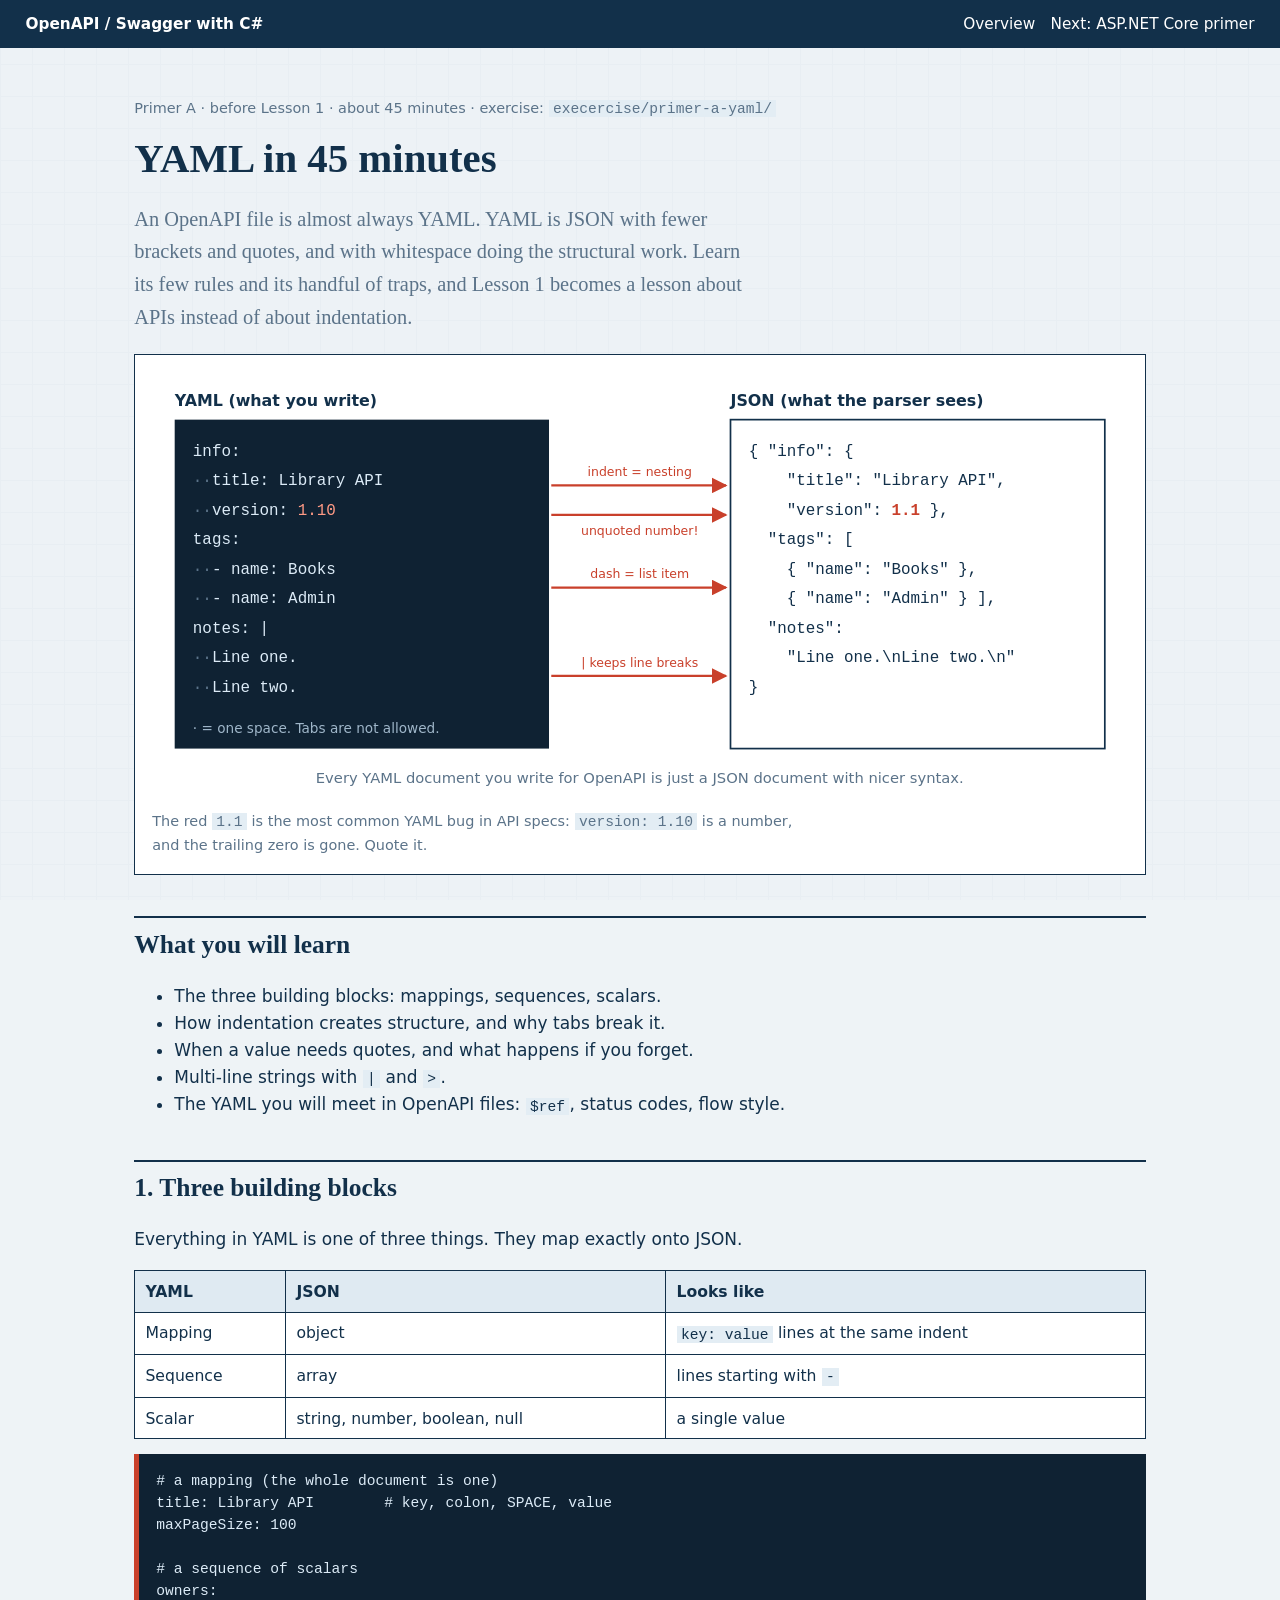
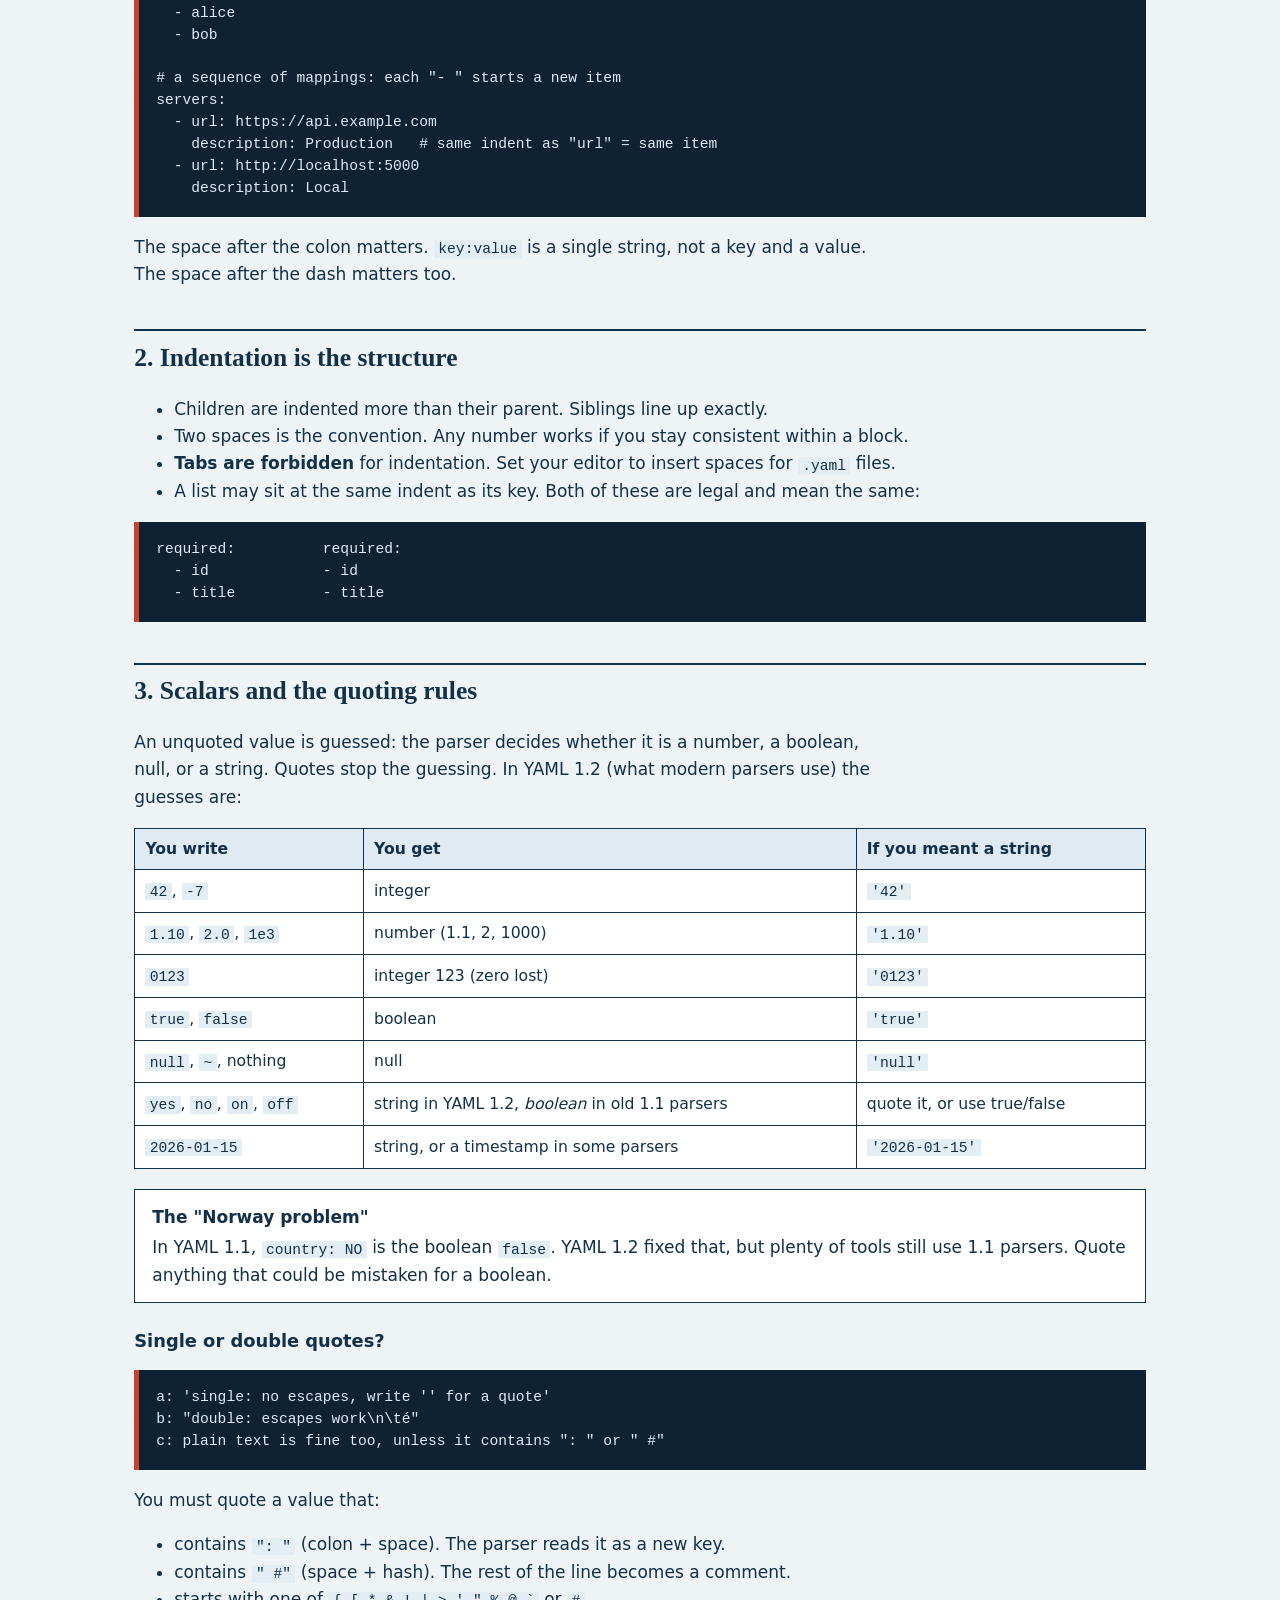
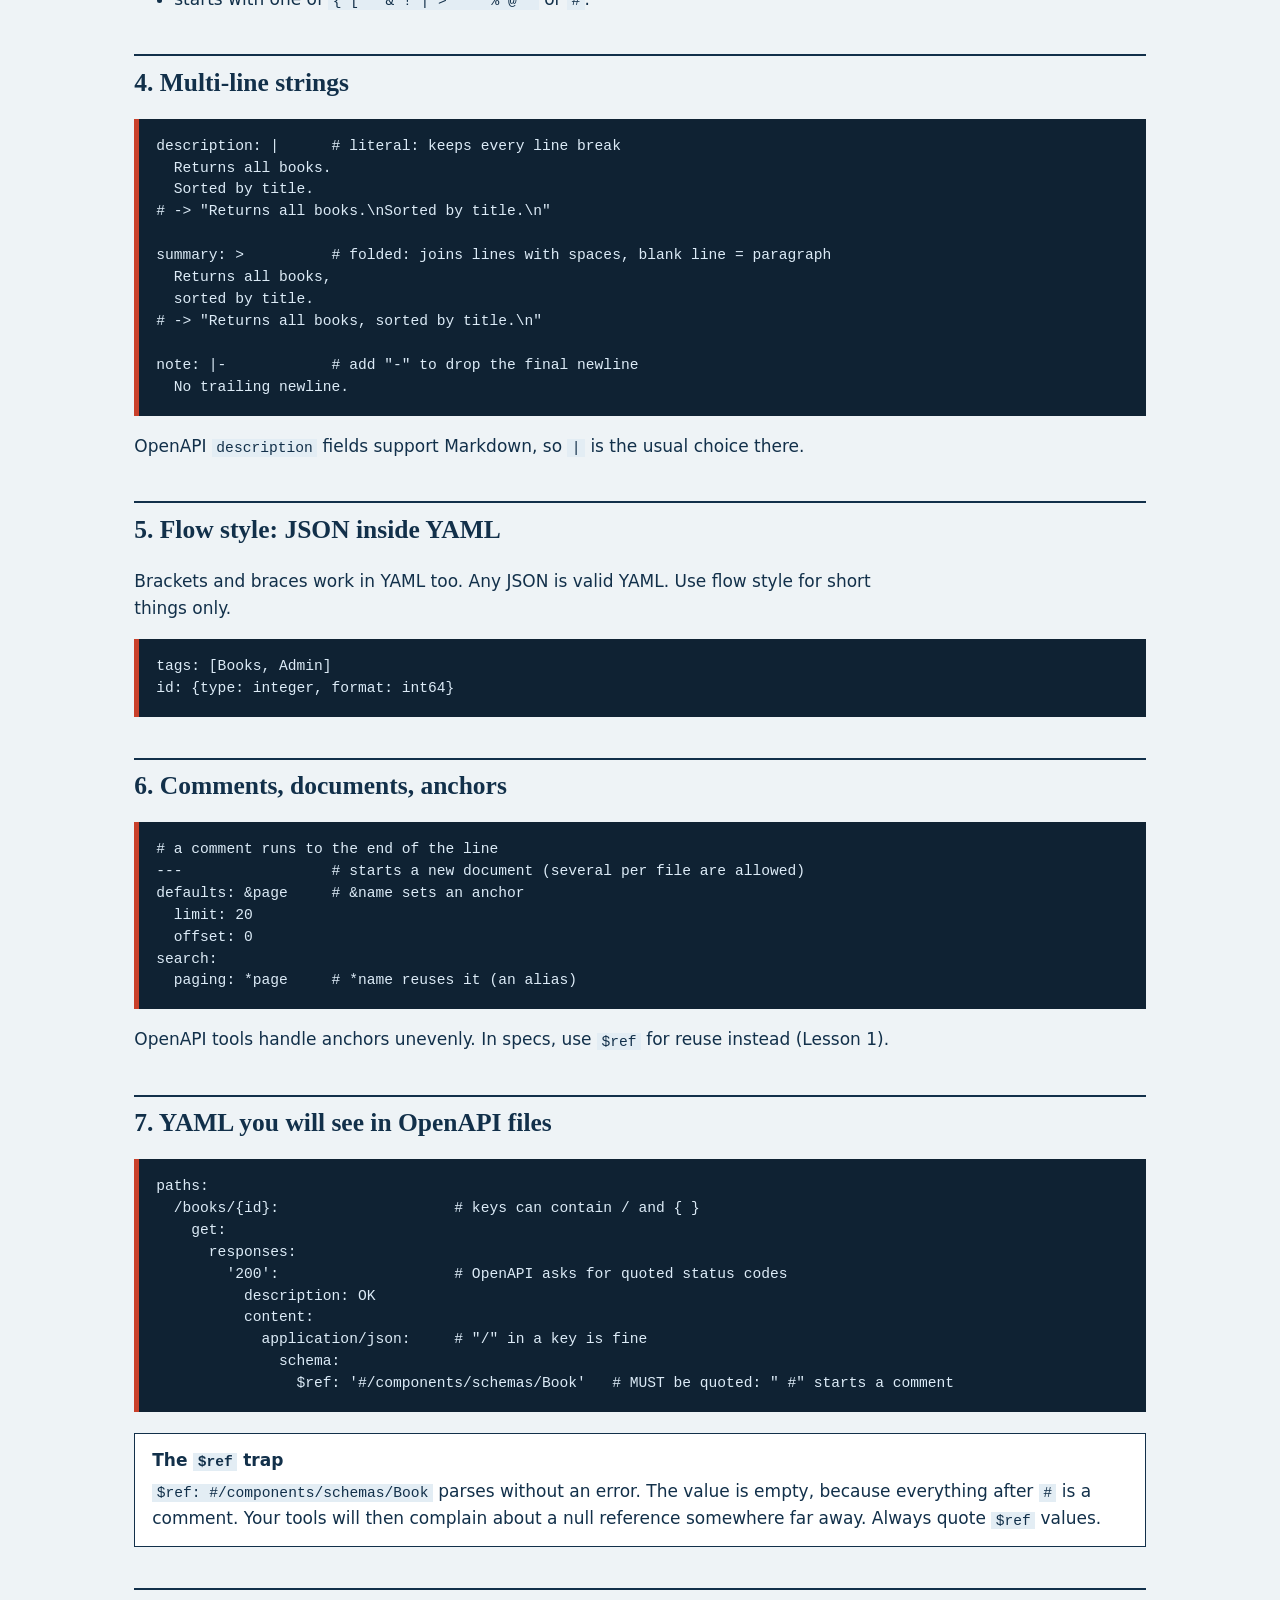
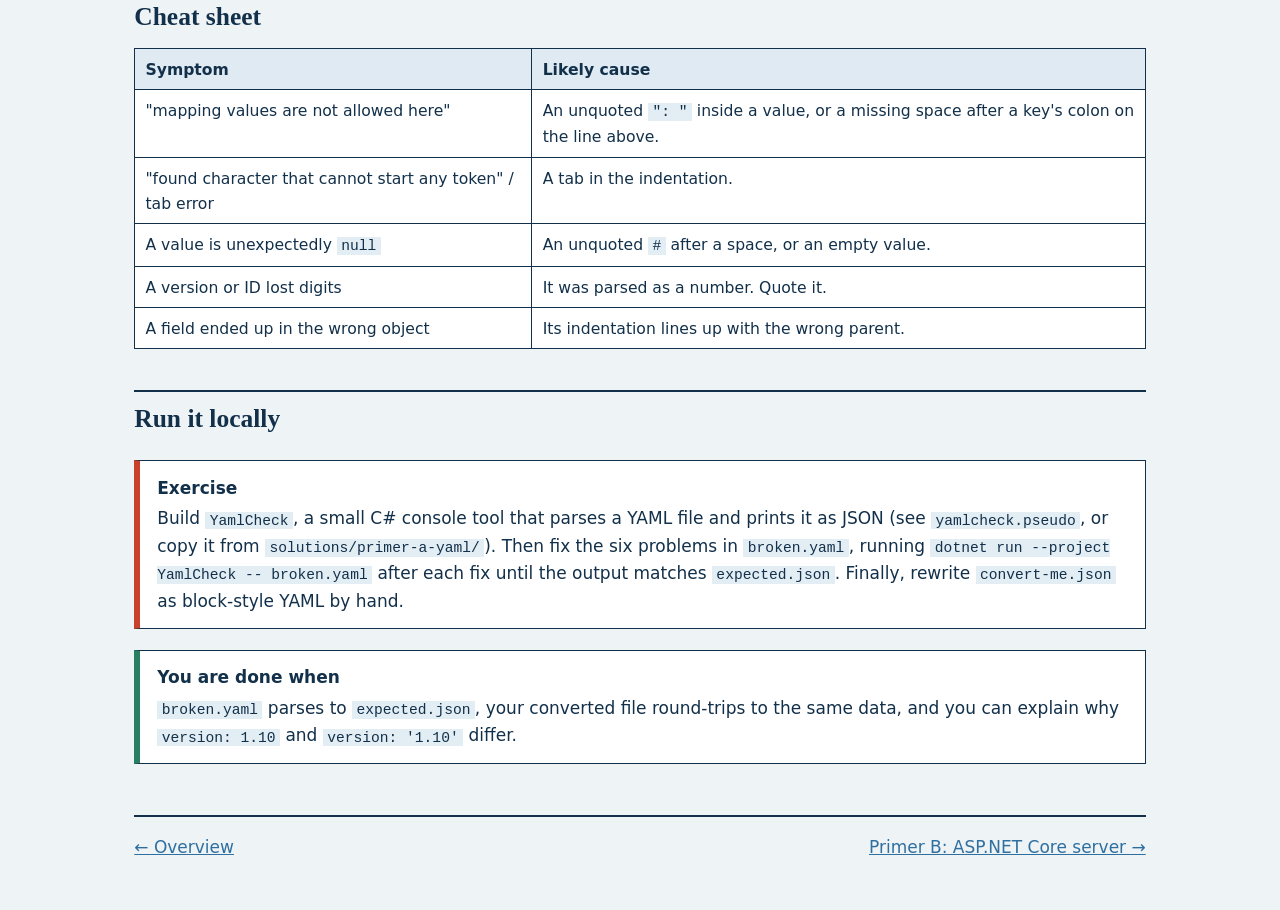
<file: primer-a-yaml.html>
<!doctype html>
<html lang="en"><head><meta charset="utf-8"><meta name="viewport" content="width=device-width,initial-scale=1">
<title>Primer A — YAML crash course</title><link rel="stylesheet" href="assets/style.css"></head>
<body>
<header class="top"><a href="index.html"><strong>OpenAPI / Swagger with C#</strong></a><nav><a href="index.html">Overview</a><a href="primer-b-aspnetcore.html">Next: ASP.NET Core primer</a></nav></header>
<main>
<p class="meta">Primer A · before Lesson 1 · about 45 minutes · exercise: <code>execercise/primer-a-yaml/</code></p>
<h1>YAML in 45 minutes</h1>
<p class="lede">An OpenAPI file is almost always YAML. YAML is JSON with fewer brackets and quotes, and with whitespace doing the structural work. Learn its few rules and its handful of traps, and Lesson 1 becomes a lesson about APIs instead of about indentation.</p>

<div class="sheet">
<svg viewBox="0 0 860 380" role="img" aria-labelledby="t d">
<title id="t">The same data in YAML and JSON</title>
<desc id="d">Left: a YAML snippet. Right: the same data as JSON. Arrows show that indentation becomes object nesting, a dash becomes an array item, and an unquoted 1.10 becomes the number 1.1.</desc>
<defs><marker id="a" viewBox="0 0 10 10" refX="9" refY="5" markerWidth="7" markerHeight="7" orient="auto"><path d="M0 0L10 5L0 10z" fill="#c9402b"/></marker></defs>
<text x="20" y="30" font-size="14" font-weight="700" fill="#12304a">YAML (what you write)</text>
<rect x="20" y="42" width="330" height="290" fill="#0f2233"/>
<g font-size="14" class="m" fill="#dcebf7">
<text class="m" x="36" y="74">info:</text>
<text class="m" x="36" y="100"><tspan fill="#5b7389">··</tspan>title: Library API</text>
<text class="m" x="36" y="126"><tspan fill="#5b7389">··</tspan>version: <tspan fill="#ff9a85">1.10</tspan></text>
<text class="m" x="36" y="152">tags:</text>
<text class="m" x="36" y="178"><tspan fill="#5b7389">··</tspan>- name: Books</text>
<text class="m" x="36" y="204"><tspan fill="#5b7389">··</tspan>- name: Admin</text>
<text class="m" x="36" y="230">notes: |</text>
<text class="m" x="36" y="256"><tspan fill="#5b7389">··</tspan>Line one.</text>
<text class="m" x="36" y="282"><tspan fill="#5b7389">··</tspan>Line two.</text>
</g>
<text x="36" y="318" font-size="12" fill="#9fb6c9">· = one space. Tabs are not allowed.</text>

<text x="510" y="30" font-size="14" font-weight="700" fill="#12304a">JSON (what the parser sees)</text>
<rect x="510" y="42" width="330" height="290" fill="#fff" stroke="#12304a" stroke-width="1.5"/>
<g font-size="14" fill="#12304a">
<text class="m" xml:space="preserve" x="526" y="74">{ "info": {</text>
<text class="m" xml:space="preserve" x="526" y="100">    "title": "Library API",</text>
<text class="m" xml:space="preserve" x="526" y="126">    "version": <tspan fill="#c9402b" font-weight="700">1.1</tspan> },</text>
<text class="m" xml:space="preserve" x="526" y="152">  "tags": [</text>
<text class="m" xml:space="preserve" x="526" y="178">    { "name": "Books" },</text>
<text class="m" xml:space="preserve" x="526" y="204">    { "name": "Admin" } ],</text>
<text class="m" xml:space="preserve" x="526" y="230">  "notes":</text>
<text class="m" xml:space="preserve" x="526" y="256">    "Line one.\nLine two.\n"</text>
<text class="m" xml:space="preserve" x="526" y="282">}</text>
</g>

<g stroke="#c9402b" stroke-width="2" fill="none" marker-end="url(#a)">
<path d="M352 100 H506"/><path d="M352 126 C430 126 430 126 506 126"/><path d="M352 190 H506"/><path d="M352 268 H506"/>
</g>
<g font-size="11" fill="#c9402b" text-anchor="middle">
<text x="430" y="92">indent = nesting</text>
<text x="430" y="144">unquoted number!</text>
<text x="430" y="182">dash = list item</text>
<text x="430" y="260">| keeps line breaks</text>
</g>
<text x="430" y="362" text-anchor="middle" font-size="13" fill="#5b7389">Every YAML document you write for OpenAPI is just a JSON document with nicer syntax.</text>
</svg>
<p class="caption">The red <code>1.1</code> is the most common YAML bug in API specs: <code>version: 1.10</code> is a number, and the trailing zero is gone. Quote it.</p>
</div>

<h2>What you will learn</h2>
<ul>
<li>The three building blocks: mappings, sequences, scalars.</li>
<li>How indentation creates structure, and why tabs break it.</li>
<li>When a value needs quotes, and what happens if you forget.</li>
<li>Multi-line strings with <code>|</code> and <code>&gt;</code>.</li>
<li>The YAML you will meet in OpenAPI files: <code>$ref</code>, status codes, flow style.</li>
</ul>

<h2>1. Three building blocks</h2>
<p>Everything in YAML is one of three things. They map exactly onto JSON.</p>
<table>
<tr><th>YAML</th><th>JSON</th><th>Looks like</th></tr>
<tr><td>Mapping</td><td>object</td><td><code>key: value</code> lines at the same indent</td></tr>
<tr><td>Sequence</td><td>array</td><td>lines starting with <code>- </code></td></tr>
<tr><td>Scalar</td><td>string, number, boolean, null</td><td>a single value</td></tr>
</table>
<pre><code># a mapping (the whole document is one)
title: Library API        # key, colon, SPACE, value
maxPageSize: 100

# a sequence of scalars
owners:
  - alice
  - bob

# a sequence of mappings: each "- " starts a new item
servers:
  - url: https://api.example.com
    description: Production   # same indent as "url" = same item
  - url: http://localhost:5000
    description: Local</code></pre>
<p>The space after the colon matters. <code>key:value</code> is a single string, not a key and a value. The space after the dash matters too.</p>

<h2>2. Indentation is the structure</h2>
<ul>
<li>Children are indented more than their parent. Siblings line up exactly.</li>
<li>Two spaces is the convention. Any number works if you stay consistent within a block.</li>
<li><strong>Tabs are forbidden</strong> for indentation. Set your editor to insert spaces for <code>.yaml</code> files.</li>
<li>A list may sit at the same indent as its key. Both of these are legal and mean the same:</li>
</ul>
<pre><code>required:          required:
  - id             - id
  - title          - title</code></pre>

<h2>3. Scalars and the quoting rules</h2>
<p>An unquoted value is guessed: the parser decides whether it is a number, a boolean, null, or a string. Quotes stop the guessing. In YAML 1.2 (what modern parsers use) the guesses are:</p>
<table>
<tr><th>You write</th><th>You get</th><th>If you meant a string</th></tr>
<tr><td><code>42</code>, <code>-7</code></td><td>integer</td><td><code>'42'</code></td></tr>
<tr><td><code>1.10</code>, <code>2.0</code>, <code>1e3</code></td><td>number (1.1, 2, 1000)</td><td><code>'1.10'</code></td></tr>
<tr><td><code>0123</code></td><td>integer 123 (zero lost)</td><td><code>'0123'</code></td></tr>
<tr><td><code>true</code>, <code>false</code></td><td>boolean</td><td><code>'true'</code></td></tr>
<tr><td><code>null</code>, <code>~</code>, nothing</td><td>null</td><td><code>'null'</code></td></tr>
<tr><td><code>yes</code>, <code>no</code>, <code>on</code>, <code>off</code></td><td>string in YAML 1.2, <em>boolean</em> in old 1.1 parsers</td><td>quote it, or use true/false</td></tr>
<tr><td><code>2026-01-15</code></td><td>string, or a timestamp in some parsers</td><td><code>'2026-01-15'</code></td></tr>
</table>
<div class="box"><strong class="t">The "Norway problem"</strong>
In YAML 1.1, <code>country: NO</code> is the boolean <code>false</code>. YAML 1.2 fixed that, but plenty of tools still use 1.1 parsers. Quote anything that could be mistaken for a boolean.</div>

<h3>Single or double quotes?</h3>
<pre><code>a: 'single: no escapes, write '' for a quote'
b: "double: escapes work\n\té"
c: plain text is fine too, unless it contains ": " or " #"</code></pre>
<p>You must quote a value that:</p>
<ul>
<li>contains <code>": "</code> (colon + space). The parser reads it as a new key.</li>
<li>contains <code>" #"</code> (space + hash). The rest of the line becomes a comment.</li>
<li>starts with one of <code>{ [ * &amp; ! | &gt; ' " % @ `</code> or <code>#</code>.</li>
</ul>

<h2>4. Multi-line strings</h2>
<pre><code>description: |      # literal: keeps every line break
  Returns all books.
  Sorted by title.
# -> "Returns all books.\nSorted by title.\n"

summary: >          # folded: joins lines with spaces, blank line = paragraph
  Returns all books,
  sorted by title.
# -> "Returns all books, sorted by title.\n"

note: |-            # add "-" to drop the final newline
  No trailing newline.</code></pre>
<p>OpenAPI <code>description</code> fields support Markdown, so <code>|</code> is the usual choice there.</p>

<h2>5. Flow style: JSON inside YAML</h2>
<p>Brackets and braces work in YAML too. Any JSON is valid YAML. Use flow style for short things only.</p>
<pre><code>tags: [Books, Admin]
id: {type: integer, format: int64}</code></pre>

<h2>6. Comments, documents, anchors</h2>
<pre><code># a comment runs to the end of the line
---                 # starts a new document (several per file are allowed)
defaults: &amp;page     # &amp;name sets an anchor
  limit: 20
  offset: 0
search:
  paging: *page     # *name reuses it (an alias)</code></pre>
<p>OpenAPI tools handle anchors unevenly. In specs, use <code>$ref</code> for reuse instead (Lesson 1).</p>

<h2>7. YAML you will see in OpenAPI files</h2>
<pre><code>paths:
  /books/{id}:                    # keys can contain / and { }
    get:
      responses:
        '200':                    # OpenAPI asks for quoted status codes
          description: OK
          content:
            application/json:     # "/" in a key is fine
              schema:
                $ref: '#/components/schemas/Book'   # MUST be quoted: " #" starts a comment</code></pre>
<div class="box"><strong class="t">The <code>$ref</code> trap</strong>
<code>$ref: #/components/schemas/Book</code> parses without an error. The value is empty, because everything after <code> #</code> is a comment. Your tools will then complain about a null reference somewhere far away. Always quote <code>$ref</code> values.</div>

<h2>Cheat sheet</h2>
<table>
<tr><th>Symptom</th><th>Likely cause</th></tr>
<tr><td>"mapping values are not allowed here"</td><td>An unquoted <code>": "</code> inside a value, or a missing space after a key's colon on the line above.</td></tr>
<tr><td>"found character that cannot start any token" / tab error</td><td>A tab in the indentation.</td></tr>
<tr><td>A value is unexpectedly <code>null</code></td><td>An unquoted <code>#</code> after a space, or an empty value.</td></tr>
<tr><td>A version or ID lost digits</td><td>It was parsed as a number. Quote it.</td></tr>
<tr><td>A field ended up in the wrong object</td><td>Its indentation lines up with the wrong parent.</td></tr>
</table>

<h2>Run it locally</h2>
<div class="box try"><strong class="t">Exercise</strong>
Build <code>YamlCheck</code>, a small C# console tool that parses a YAML file and prints it as JSON (see <code>yamlcheck.pseudo</code>, or copy it from <code>solutions/primer-a-yaml/</code>). Then fix the six problems in <code>broken.yaml</code>, running <code>dotnet run --project YamlCheck -- broken.yaml</code> after each fix until the output matches <code>expected.json</code>. Finally, rewrite <code>convert-me.json</code> as block-style YAML by hand.</div>
<div class="box check"><strong class="t">You are done when</strong>
<code>broken.yaml</code> parses to <code>expected.json</code>, your converted file round-trips to the same data, and you can explain why <code>version: 1.10</code> and <code>version: '1.10'</code> differ.</div>

<div class="pager"><a href="index.html">← Overview</a><a href="primer-b-aspnetcore.html">Primer B: ASP.NET Core server →</a></div>
</main></body></html>
</file>
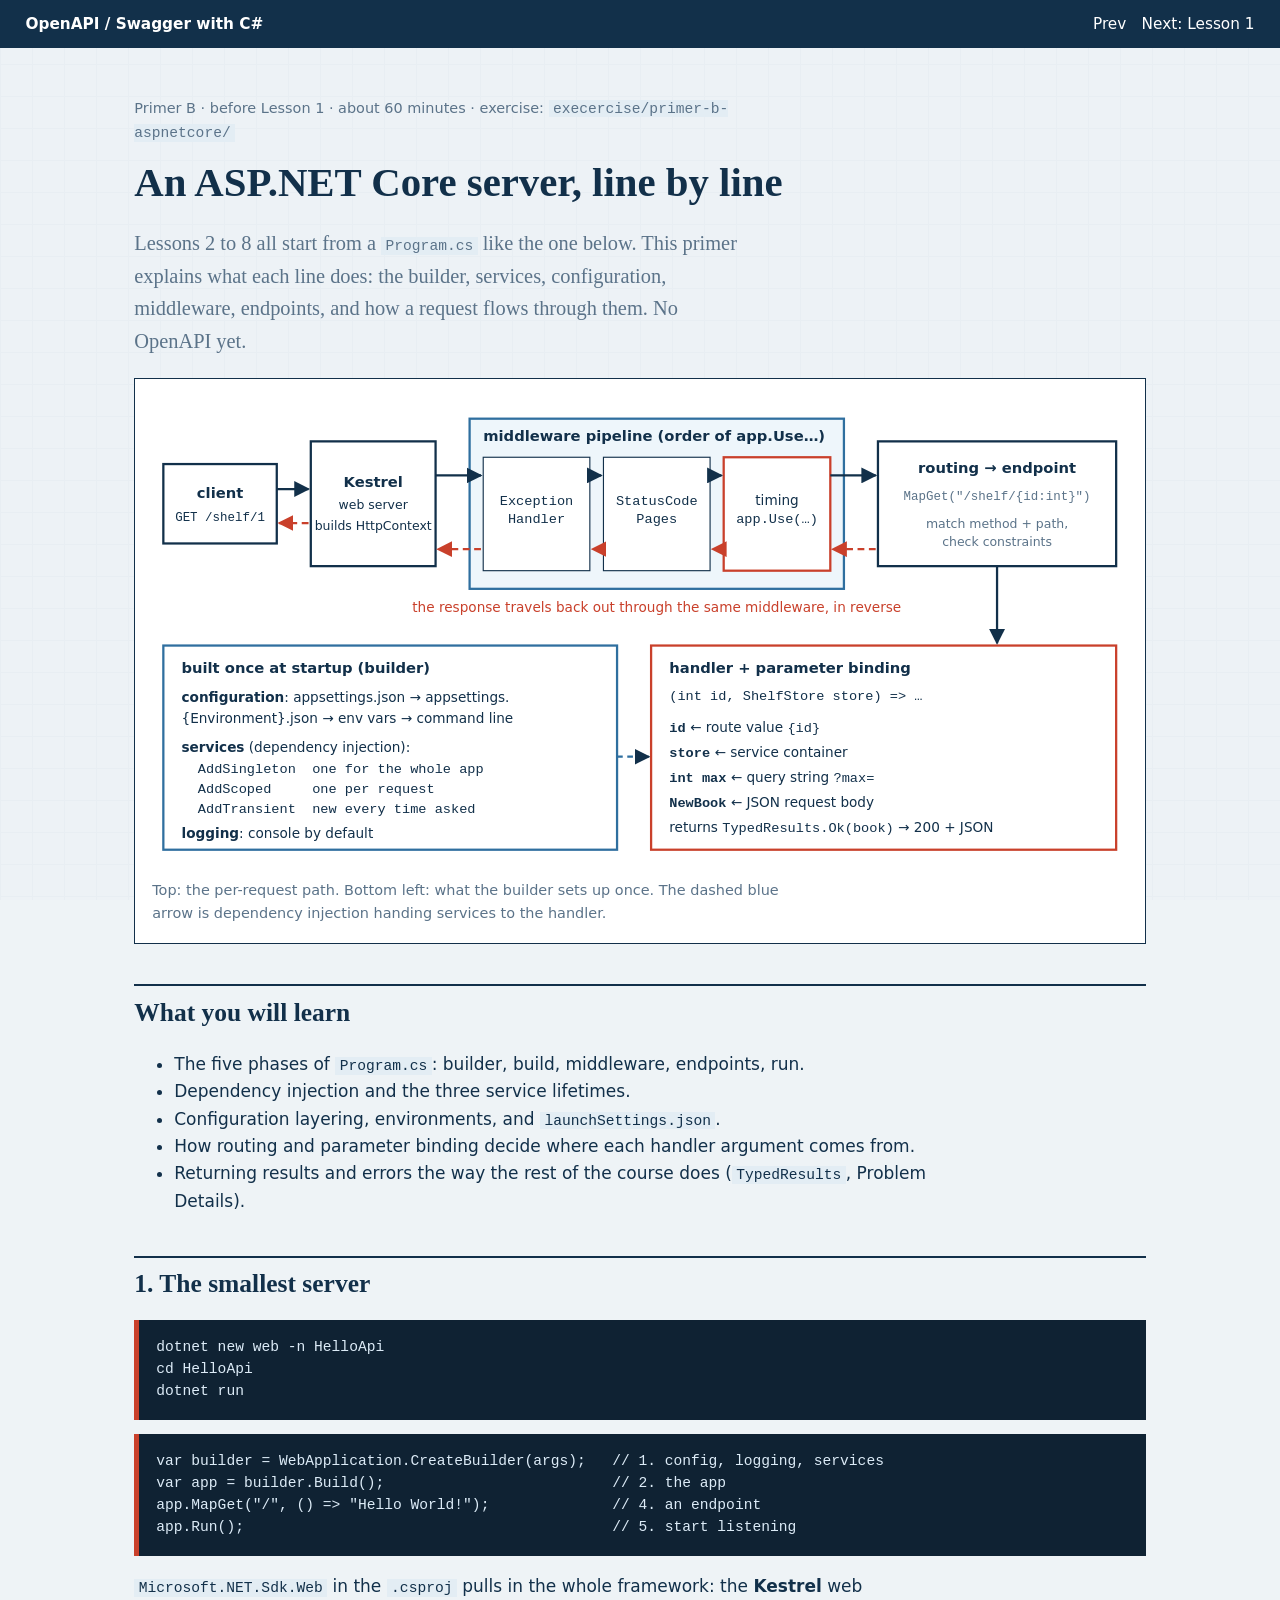
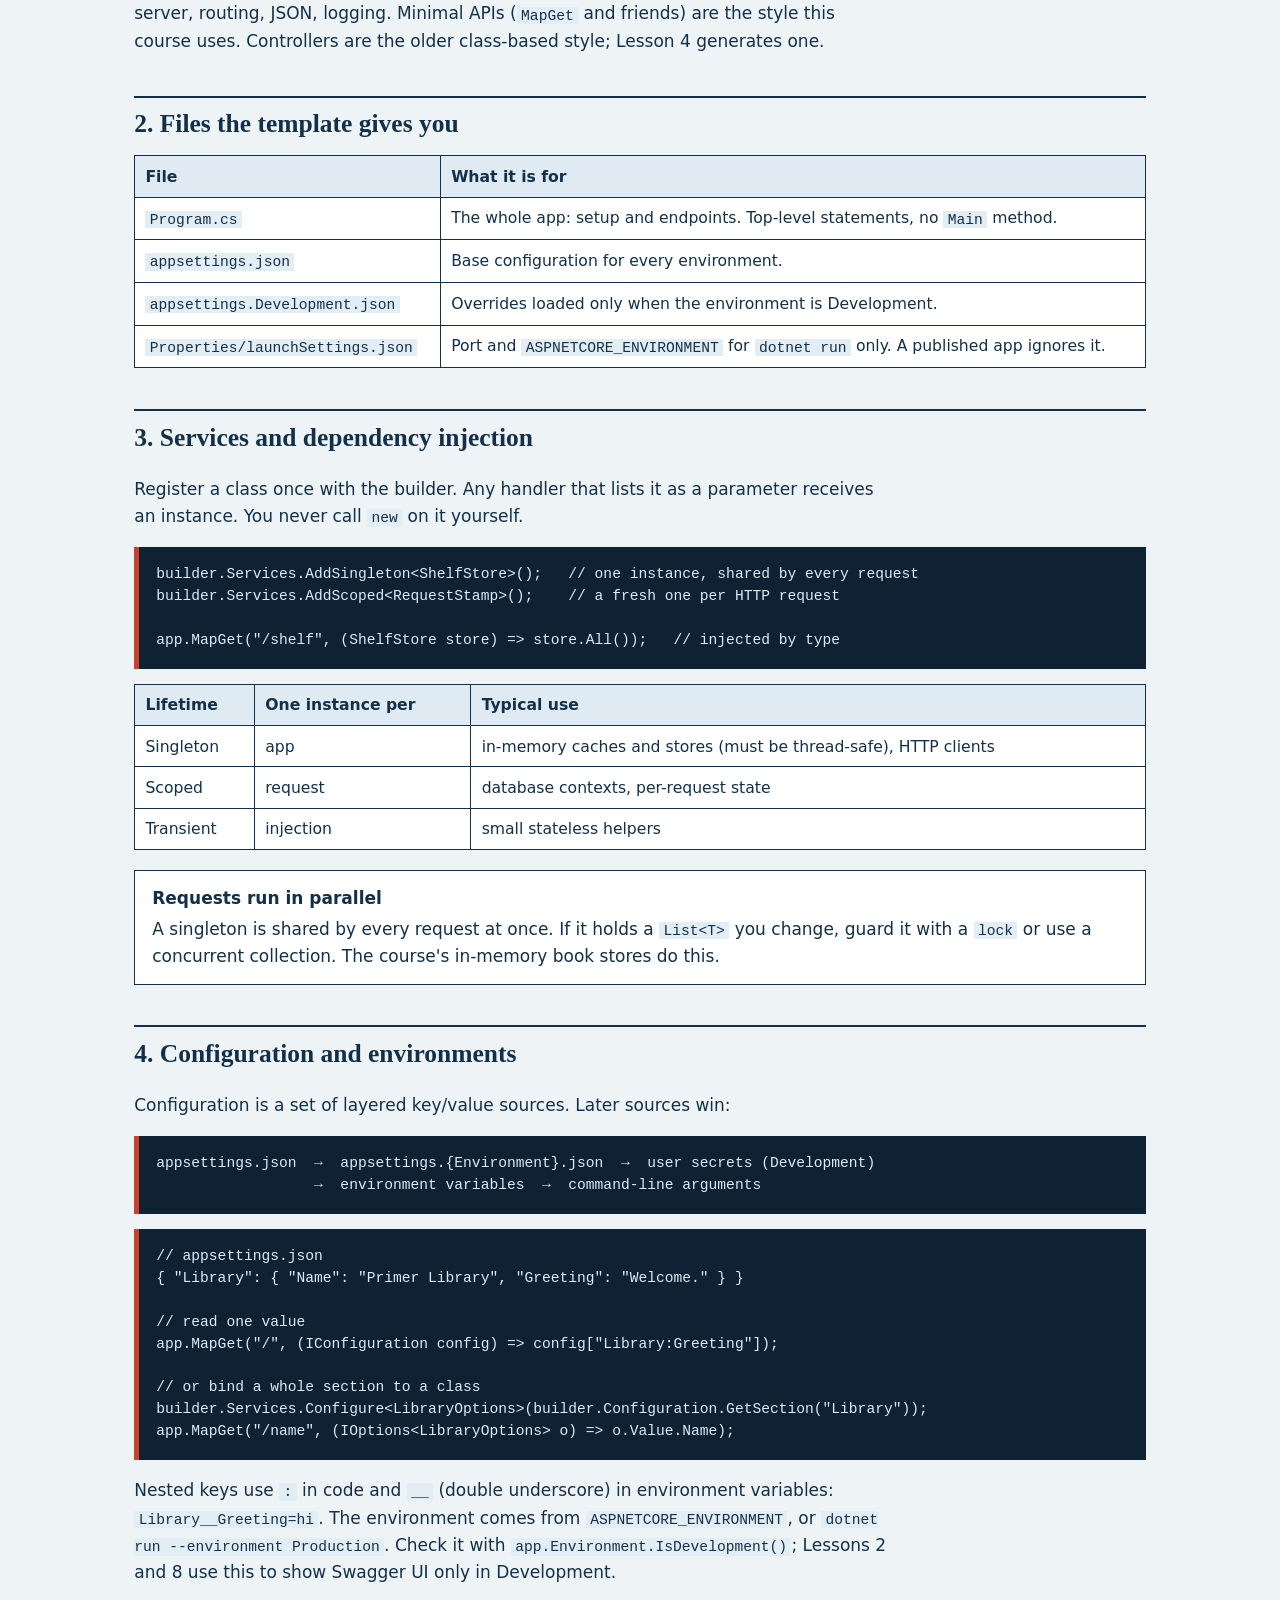
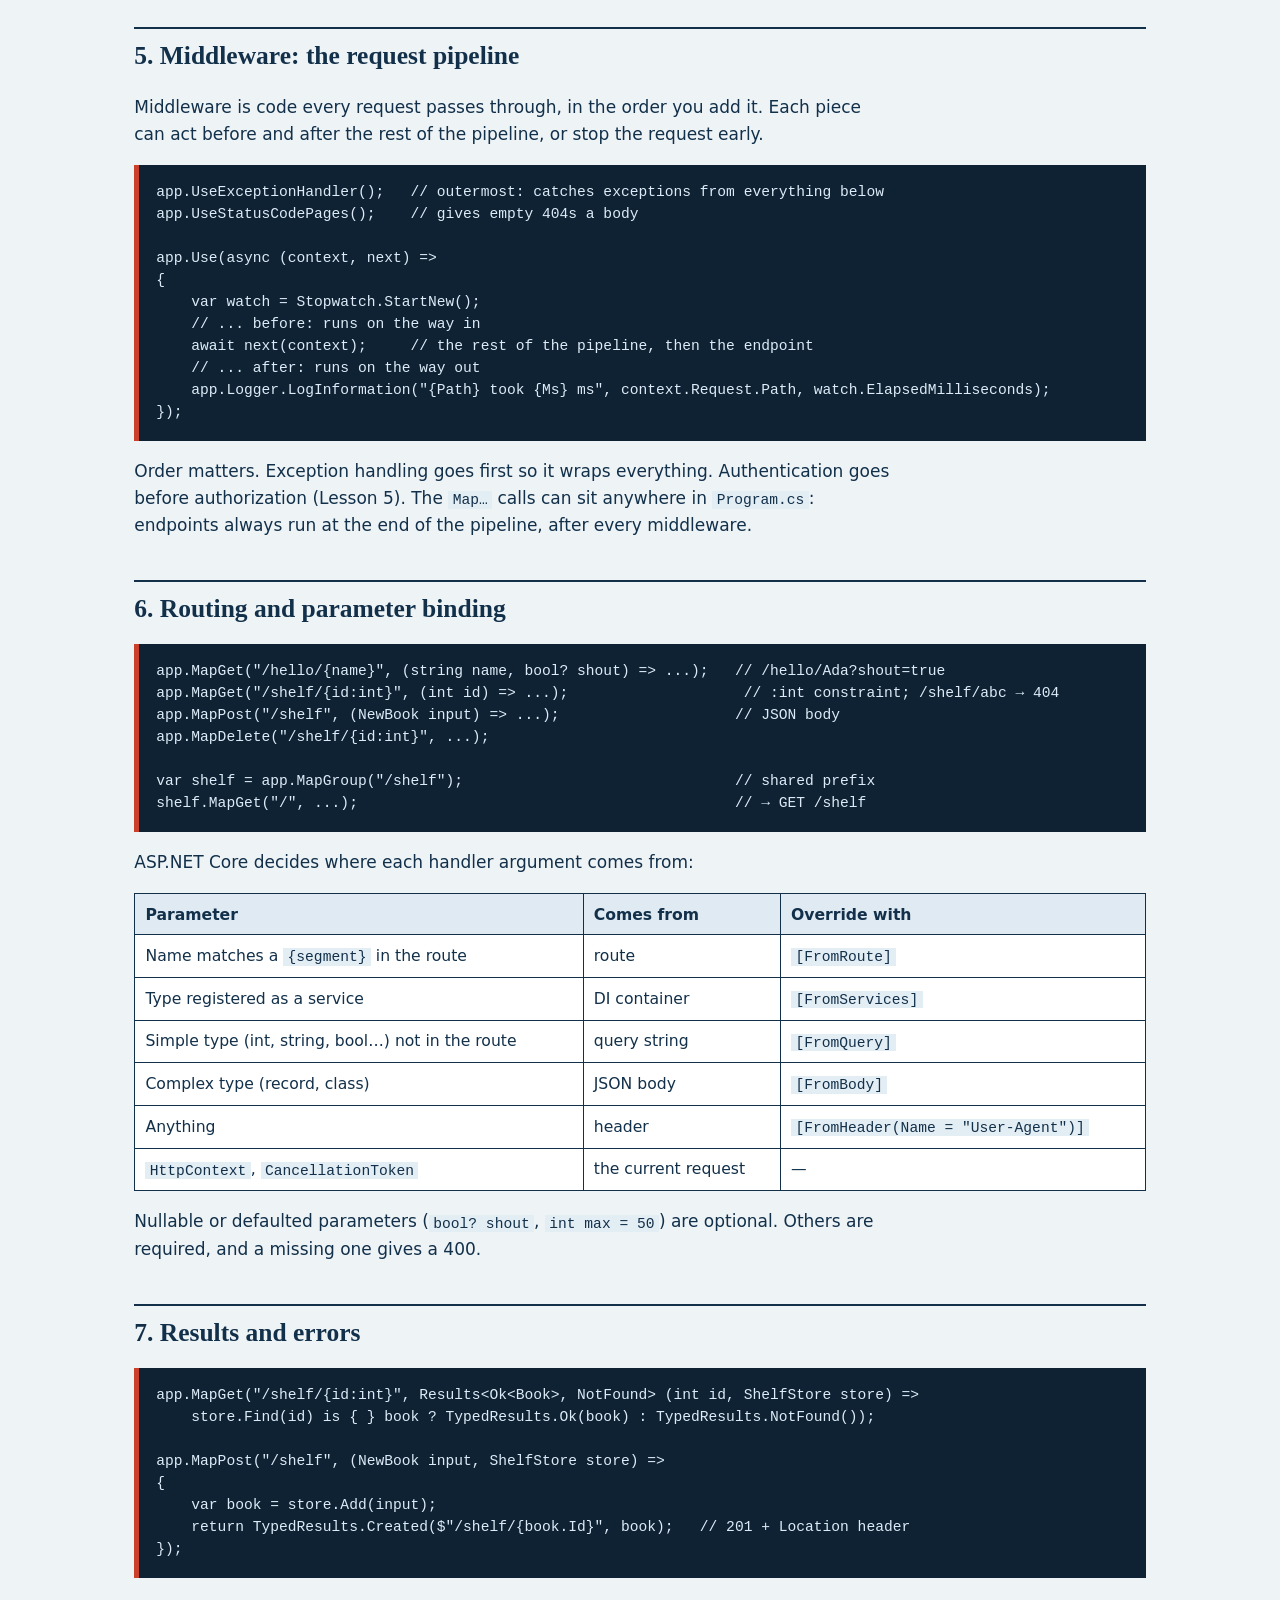
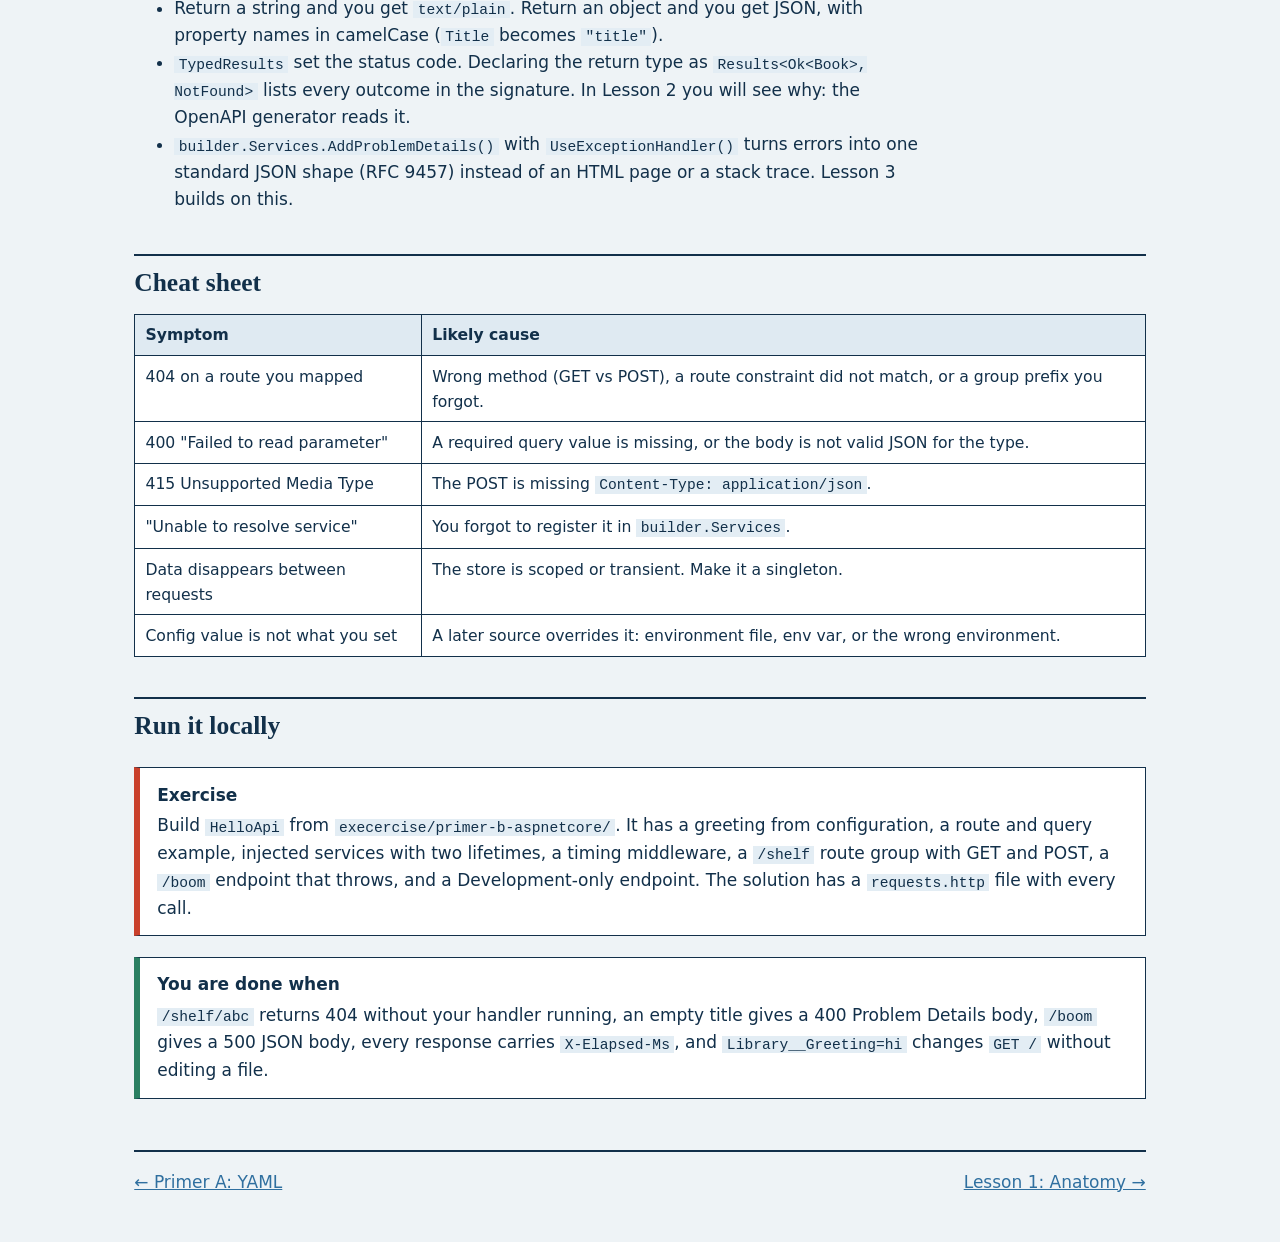
<file: primer-b-aspnetcore.html>
<!doctype html>
<html lang="en"><head><meta charset="utf-8"><meta name="viewport" content="width=device-width,initial-scale=1">
<title>Primer B — ASP.NET Core server crash course</title><link rel="stylesheet" href="assets/style.css"></head>
<body>
<header class="top"><a href="index.html"><strong>OpenAPI / Swagger with C#</strong></a><nav><a href="primer-a-yaml.html">Prev</a><a href="lesson-01-anatomy.html">Next: Lesson 1</a></nav></header>
<main>
<p class="meta">Primer B · before Lesson 1 · about 60 minutes · exercise: <code>execercise/primer-b-aspnetcore/</code></p>
<h1>An ASP.NET Core server, line by line</h1>
<p class="lede">Lessons 2 to 8 all start from a <code>Program.cs</code> like the one below. This primer explains what each line does: the builder, services, configuration, middleware, endpoints, and how a request flows through them. No OpenAPI yet.</p>

<div class="sheet">
<svg viewBox="0 0 860 420" role="img" aria-labelledby="t d">
<title id="t">How a request flows through an ASP.NET Core app</title>
<desc id="d">An HTTP request enters Kestrel, passes through the middleware pipeline in order (exception handler, status code pages, a custom timing middleware), reaches routing, which picks an endpoint. Parameter binding fills the handler's arguments from the route, query string, body, headers, and the service container. The result is written as the response and travels back out through the same middleware in reverse.</desc>
<defs>
<marker id="a" viewBox="0 0 10 10" refX="9" refY="5" markerWidth="7" markerHeight="7" orient="auto"><path d="M0 0L10 5L0 10z" fill="#12304a"/></marker>
<marker id="r" viewBox="0 0 10 10" refX="9" refY="5" markerWidth="7" markerHeight="7" orient="auto"><path d="M0 0L10 5L0 10z" fill="#c9402b"/></marker>
</defs>

<g font-size="13" fill="#12304a" text-anchor="middle">
<rect x="10" y="60" width="100" height="70" fill="#fff" stroke="#12304a" stroke-width="2"/>
<text x="60" y="90" font-weight="700">client</text><text x="60" y="110" font-size="11" class="m">GET /shelf/1</text>

<rect x="140" y="40" width="110" height="110" fill="#fff" stroke="#12304a" stroke-width="2"/>
<text x="195" y="80" font-weight="700">Kestrel</text><text x="195" y="100" font-size="11">web server</text><text x="195" y="118" font-size="11">builds HttpContext</text>
</g>

<rect x="280" y="20" width="330" height="150" fill="#eef6fb" stroke="#2f6f9f" stroke-width="2"/>
<text x="292" y="40" font-size="13" font-weight="700" fill="#12304a">middleware pipeline (order of app.Use…)</text>
<g font-size="12" fill="#12304a" text-anchor="middle">
<rect x="292" y="54" width="94" height="100" fill="#fff" stroke="#12304a"/><text x="339" y="96" class="m">Exception</text><text x="339" y="112" class="m">Handler</text>
<rect x="398" y="54" width="94" height="100" fill="#fff" stroke="#12304a"/><text x="445" y="96" class="m">StatusCode</text><text x="445" y="112" class="m">Pages</text>
<rect x="504" y="54" width="94" height="100" fill="#fff" stroke="#c9402b" stroke-width="2"/><text x="551" y="96">timing</text><text x="551" y="112" class="m">app.Use(…)</text>
</g>

<rect x="640" y="40" width="210" height="110" fill="#fff" stroke="#12304a" stroke-width="2"/>
<text x="745" y="68" font-size="13" font-weight="700" fill="#12304a" text-anchor="middle">routing → endpoint</text>
<text x="745" y="92" font-size="11" fill="#5b7389" text-anchor="middle" class="m">MapGet("/shelf/{id:int}")</text>
<text x="745" y="116" font-size="11" fill="#5b7389" text-anchor="middle">match method + path,</text>
<text x="745" y="132" font-size="11" fill="#5b7389" text-anchor="middle">check constraints</text>

<g stroke="#12304a" stroke-width="2" fill="none" marker-end="url(#a)">
<path d="M110 82 H138"/><path d="M250 70 H290"/><path d="M386 70 H396"/><path d="M492 70 H502"/><path d="M598 70 H638"/>
</g>
<g stroke="#c9402b" stroke-width="2" fill="none" stroke-dasharray="6 4" marker-end="url(#r)">
<path d="M638 135 H600"/><path d="M504 135 H494"/><path d="M398 135 H388"/><path d="M290 135 H252"/><path d="M138 112 H112"/>
</g>
<text x="445" y="190" font-size="12" fill="#c9402b" text-anchor="middle">the response travels back out through the same middleware, in reverse</text>

<rect x="440" y="220" width="410" height="180" fill="#fff" stroke="#c9402b" stroke-width="2"/>
<text x="456" y="244" font-size="13" font-weight="700" fill="#12304a">handler + parameter binding</text>
<text x="456" y="268" font-size="12" class="m" fill="#12304a">(int id, ShelfStore store) =&gt; …</text>
<g font-size="12" fill="#12304a">
<text x="456" y="296"><tspan class="m" font-weight="700">id</tspan>     ← route value <tspan class="m">{id}</tspan></text>
<text x="456" y="318"><tspan class="m" font-weight="700">store</tspan>  ← service container</text>
<text x="456" y="340"><tspan class="m" font-weight="700">int max</tspan> ← query string <tspan class="m">?max=</tspan></text>
<text x="456" y="362"><tspan class="m" font-weight="700">NewBook</tspan> ← JSON request body</text>
<text x="456" y="384">returns <tspan class="m">TypedResults.Ok(book)</tspan> → 200 + JSON</text>
</g>
<path d="M745 150 V218" stroke="#12304a" stroke-width="2" marker-end="url(#a)"/>

<rect x="10" y="220" width="400" height="180" fill="#fff" stroke="#2f6f9f" stroke-width="2"/>
<text x="26" y="244" font-size="13" font-weight="700" fill="#12304a">built once at startup (builder)</text>
<g font-size="12" fill="#12304a">
<text x="26" y="270"><tspan font-weight="700">configuration</tspan>: appsettings.json → appsettings.</text>
<text x="26" y="288">  {Environment}.json → env vars → command line</text>
<text x="26" y="314"><tspan font-weight="700">services</tspan> (dependency injection):</text>
<text x="26" y="332" class="m" xml:space="preserve">  AddSingleton  one for the whole app</text>
<text x="26" y="350" class="m" xml:space="preserve">  AddScoped     one per request</text>
<text x="26" y="368" class="m" xml:space="preserve">  AddTransient  new every time asked</text>
<text x="26" y="390"><tspan font-weight="700">logging</tspan>: console by default</text>
</g>
<path d="M410 318 H438" stroke="#2f6f9f" stroke-width="2" stroke-dasharray="5 4" marker-end="url(#a)"/>
</svg>
<p class="caption">Top: the per-request path. Bottom left: what the builder sets up once. The dashed blue arrow is dependency injection handing services to the handler.</p>
</div>

<h2>What you will learn</h2>
<ul>
<li>The five phases of <code>Program.cs</code>: builder, build, middleware, endpoints, run.</li>
<li>Dependency injection and the three service lifetimes.</li>
<li>Configuration layering, environments, and <code>launchSettings.json</code>.</li>
<li>How routing and parameter binding decide where each handler argument comes from.</li>
<li>Returning results and errors the way the rest of the course does (<code>TypedResults</code>, Problem Details).</li>
</ul>

<h2>1. The smallest server</h2>
<pre><code>dotnet new web -n HelloApi
cd HelloApi
dotnet run</code></pre>
<pre><code>var builder = WebApplication.CreateBuilder(args);   // 1. config, logging, services
var app = builder.Build();                          // 2. the app
app.MapGet("/", () =&gt; "Hello World!");              // 4. an endpoint
app.Run();                                          // 5. start listening</code></pre>
<p><code>Microsoft.NET.Sdk.Web</code> in the <code>.csproj</code> pulls in the whole framework: the <strong>Kestrel</strong> web server, routing, JSON, logging. Minimal APIs (<code>MapGet</code> and friends) are the style this course uses. Controllers are the older class-based style; Lesson 4 generates one.</p>

<h2>2. Files the template gives you</h2>
<table>
<tr><th>File</th><th>What it is for</th></tr>
<tr><td><code>Program.cs</code></td><td>The whole app: setup and endpoints. Top-level statements, no <code>Main</code> method.</td></tr>
<tr><td><code>appsettings.json</code></td><td>Base configuration for every environment.</td></tr>
<tr><td><code>appsettings.Development.json</code></td><td>Overrides loaded only when the environment is Development.</td></tr>
<tr><td><code>Properties/launchSettings.json</code></td><td>Port and <code>ASPNETCORE_ENVIRONMENT</code> for <code>dotnet run</code> only. A published app ignores it.</td></tr>
</table>

<h2>3. Services and dependency injection</h2>
<p>Register a class once with the builder. Any handler that lists it as a parameter receives an instance. You never call <code>new</code> on it yourself.</p>
<pre><code>builder.Services.AddSingleton&lt;ShelfStore&gt;();   // one instance, shared by every request
builder.Services.AddScoped&lt;RequestStamp&gt;();    // a fresh one per HTTP request

app.MapGet("/shelf", (ShelfStore store) =&gt; store.All());   // injected by type</code></pre>
<table>
<tr><th>Lifetime</th><th>One instance per</th><th>Typical use</th></tr>
<tr><td>Singleton</td><td>app</td><td>in-memory caches and stores (must be thread-safe), HTTP clients</td></tr>
<tr><td>Scoped</td><td>request</td><td>database contexts, per-request state</td></tr>
<tr><td>Transient</td><td>injection</td><td>small stateless helpers</td></tr>
</table>
<div class="box"><strong class="t">Requests run in parallel</strong>
A singleton is shared by every request at once. If it holds a <code>List&lt;T&gt;</code> you change, guard it with a <code>lock</code> or use a concurrent collection. The course's in-memory book stores do this.</div>

<h2>4. Configuration and environments</h2>
<p>Configuration is a set of layered key/value sources. Later sources win:</p>
<pre><code>appsettings.json  →  appsettings.{Environment}.json  →  user secrets (Development)
                  →  environment variables  →  command-line arguments</code></pre>
<pre><code>// appsettings.json
{ "Library": { "Name": "Primer Library", "Greeting": "Welcome." } }

// read one value
app.MapGet("/", (IConfiguration config) =&gt; config["Library:Greeting"]);

// or bind a whole section to a class
builder.Services.Configure&lt;LibraryOptions&gt;(builder.Configuration.GetSection("Library"));
app.MapGet("/name", (IOptions&lt;LibraryOptions&gt; o) =&gt; o.Value.Name);</code></pre>
<p>Nested keys use <code>:</code> in code and <code>__</code> (double underscore) in environment variables: <code>Library__Greeting=hi</code>. The environment comes from <code>ASPNETCORE_ENVIRONMENT</code>, or <code>dotnet run --environment Production</code>. Check it with <code>app.Environment.IsDevelopment()</code>; Lessons 2 and 8 use this to show Swagger UI only in Development.</p>

<h2>5. Middleware: the request pipeline</h2>
<p>Middleware is code every request passes through, in the order you add it. Each piece can act before and after the rest of the pipeline, or stop the request early.</p>
<pre><code>app.UseExceptionHandler();   // outermost: catches exceptions from everything below
app.UseStatusCodePages();    // gives empty 404s a body

app.Use(async (context, next) =&gt;
{
    var watch = Stopwatch.StartNew();
    // ... before: runs on the way in
    await next(context);     // the rest of the pipeline, then the endpoint
    // ... after: runs on the way out
    app.Logger.LogInformation("{Path} took {Ms} ms", context.Request.Path, watch.ElapsedMilliseconds);
});</code></pre>
<p>Order matters. Exception handling goes first so it wraps everything. Authentication goes before authorization (Lesson 5). The <code>Map…</code> calls can sit anywhere in <code>Program.cs</code>: endpoints always run at the end of the pipeline, after every middleware.</p>

<h2>6. Routing and parameter binding</h2>
<pre><code>app.MapGet("/hello/{name}", (string name, bool? shout) =&gt; ...);   // /hello/Ada?shout=true
app.MapGet("/shelf/{id:int}", (int id) =&gt; ...);                    // :int constraint; /shelf/abc → 404
app.MapPost("/shelf", (NewBook input) =&gt; ...);                    // JSON body
app.MapDelete("/shelf/{id:int}", ...);

var shelf = app.MapGroup("/shelf");                               // shared prefix
shelf.MapGet("/", ...);                                           // → GET /shelf</code></pre>
<p>ASP.NET Core decides where each handler argument comes from:</p>
<table>
<tr><th>Parameter</th><th>Comes from</th><th>Override with</th></tr>
<tr><td>Name matches a <code>{segment}</code> in the route</td><td>route</td><td><code>[FromRoute]</code></td></tr>
<tr><td>Type registered as a service</td><td>DI container</td><td><code>[FromServices]</code></td></tr>
<tr><td>Simple type (int, string, bool…) not in the route</td><td>query string</td><td><code>[FromQuery]</code></td></tr>
<tr><td>Complex type (record, class)</td><td>JSON body</td><td><code>[FromBody]</code></td></tr>
<tr><td>Anything</td><td>header</td><td><code>[FromHeader(Name = "User-Agent")]</code></td></tr>
<tr><td><code>HttpContext</code>, <code>CancellationToken</code></td><td>the current request</td><td>—</td></tr>
</table>
<p>Nullable or defaulted parameters (<code>bool? shout</code>, <code>int max = 50</code>) are optional. Others are required, and a missing one gives a 400.</p>

<h2>7. Results and errors</h2>
<pre><code>app.MapGet("/shelf/{id:int}", Results&lt;Ok&lt;Book&gt;, NotFound&gt; (int id, ShelfStore store) =&gt;
    store.Find(id) is { } book ? TypedResults.Ok(book) : TypedResults.NotFound());

app.MapPost("/shelf", (NewBook input, ShelfStore store) =&gt;
{
    var book = store.Add(input);
    return TypedResults.Created($"/shelf/{book.Id}", book);   // 201 + Location header
});</code></pre>
<ul>
<li>Return a string and you get <code>text/plain</code>. Return an object and you get JSON, with property names in camelCase (<code>Title</code> becomes <code>"title"</code>).</li>
<li><code>TypedResults</code> set the status code. Declaring the return type as <code>Results&lt;Ok&lt;Book&gt;, NotFound&gt;</code> lists every outcome in the signature. In Lesson 2 you will see why: the OpenAPI generator reads it.</li>
<li><code>builder.Services.AddProblemDetails()</code> with <code>UseExceptionHandler()</code> turns errors into one standard JSON shape (RFC 9457) instead of an HTML page or a stack trace. Lesson 3 builds on this.</li>
</ul>

<h2>Cheat sheet</h2>
<table>
<tr><th>Symptom</th><th>Likely cause</th></tr>
<tr><td>404 on a route you mapped</td><td>Wrong method (GET vs POST), a route constraint did not match, or a group prefix you forgot.</td></tr>
<tr><td>400 "Failed to read parameter"</td><td>A required query value is missing, or the body is not valid JSON for the type.</td></tr>
<tr><td>415 Unsupported Media Type</td><td>The POST is missing <code>Content-Type: application/json</code>.</td></tr>
<tr><td>"Unable to resolve service"</td><td>You forgot to register it in <code>builder.Services</code>.</td></tr>
<tr><td>Data disappears between requests</td><td>The store is scoped or transient. Make it a singleton.</td></tr>
<tr><td>Config value is not what you set</td><td>A later source overrides it: environment file, env var, or the wrong environment.</td></tr>
</table>

<h2>Run it locally</h2>
<div class="box try"><strong class="t">Exercise</strong>
Build <code>HelloApi</code> from <code>execercise/primer-b-aspnetcore/</code>. It has a greeting from configuration, a route and query example, injected services with two lifetimes, a timing middleware, a <code>/shelf</code> route group with GET and POST, a <code>/boom</code> endpoint that throws, and a Development-only endpoint. The solution has a <code>requests.http</code> file with every call.</div>
<div class="box check"><strong class="t">You are done when</strong>
<code>/shelf/abc</code> returns 404 without your handler running, an empty title gives a 400 Problem Details body, <code>/boom</code> gives a 500 JSON body, every response carries <code>X-Elapsed-Ms</code>, and <code>Library__Greeting=hi</code> changes <code>GET /</code> without editing a file.</div>

<div class="pager"><a href="primer-a-yaml.html">← Primer A: YAML</a><a href="lesson-01-anatomy.html">Lesson 1: Anatomy →</a></div>
</main></body></html>
</file>
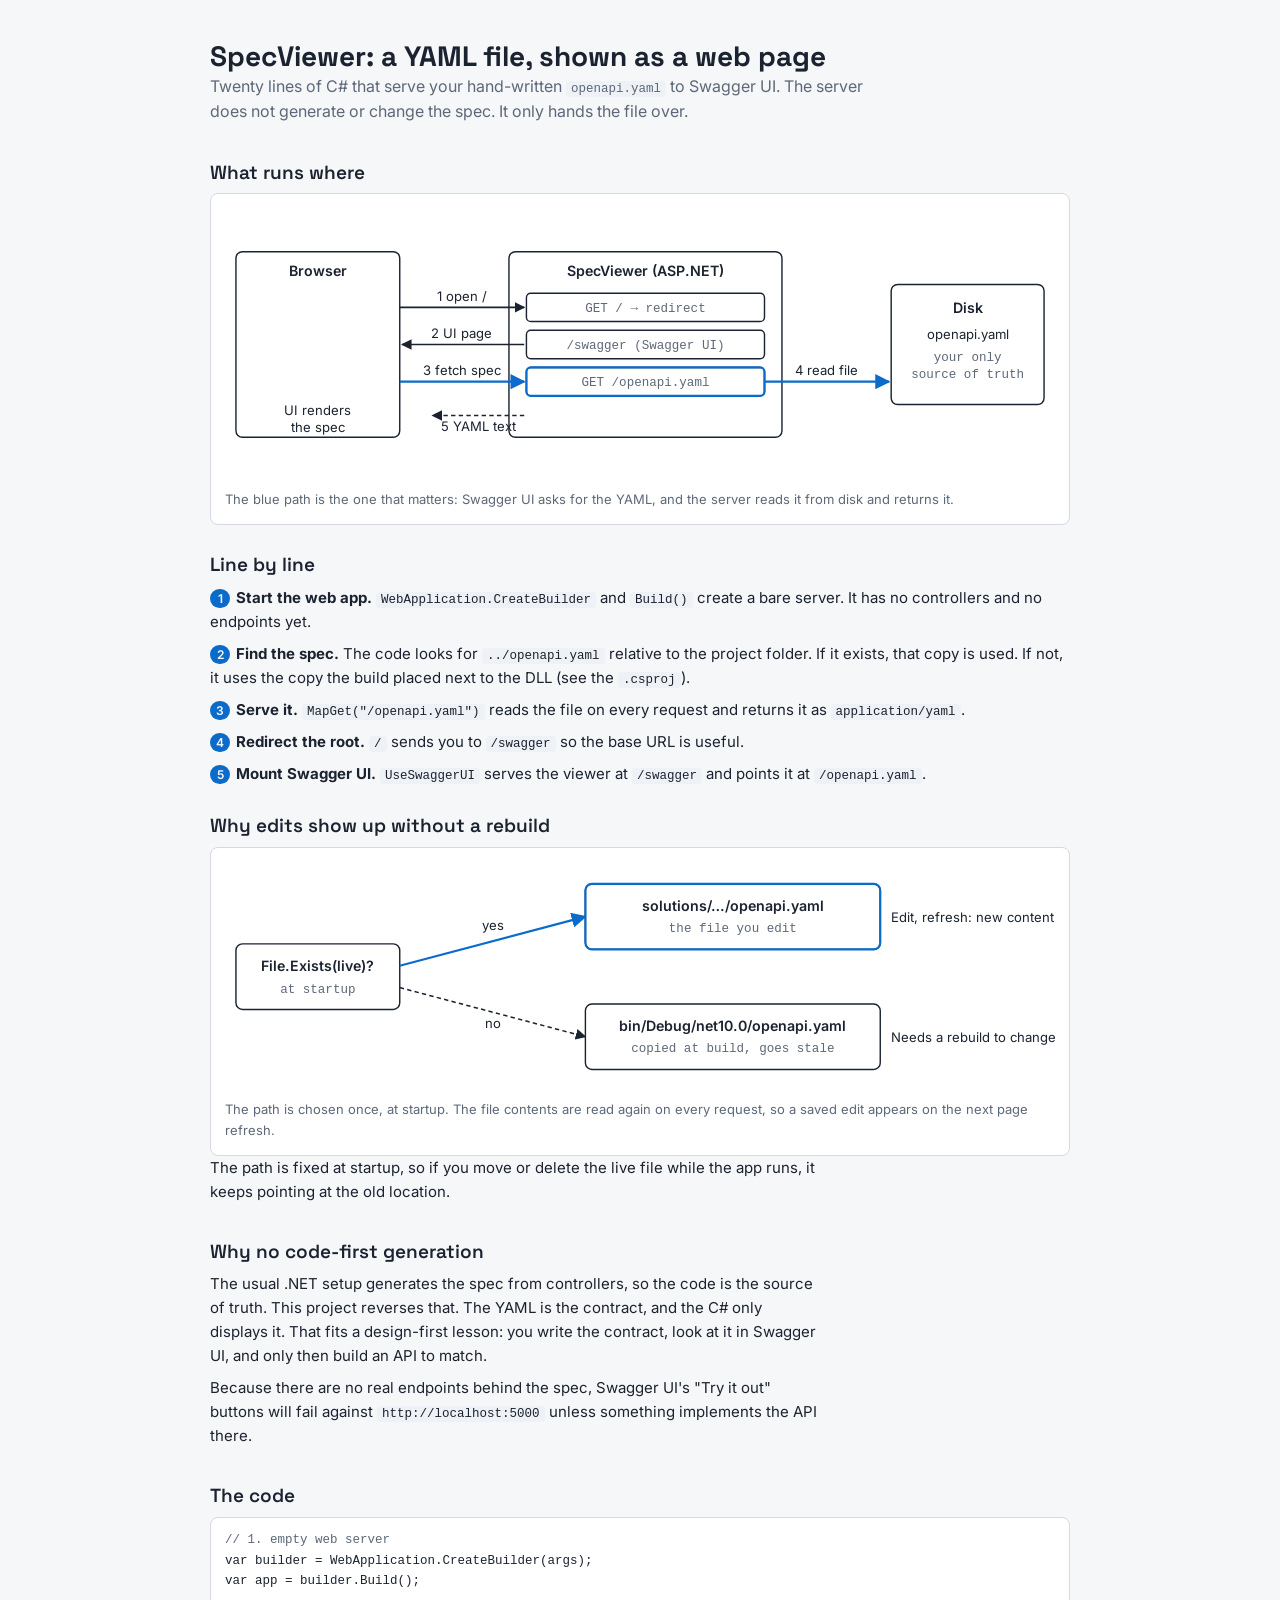
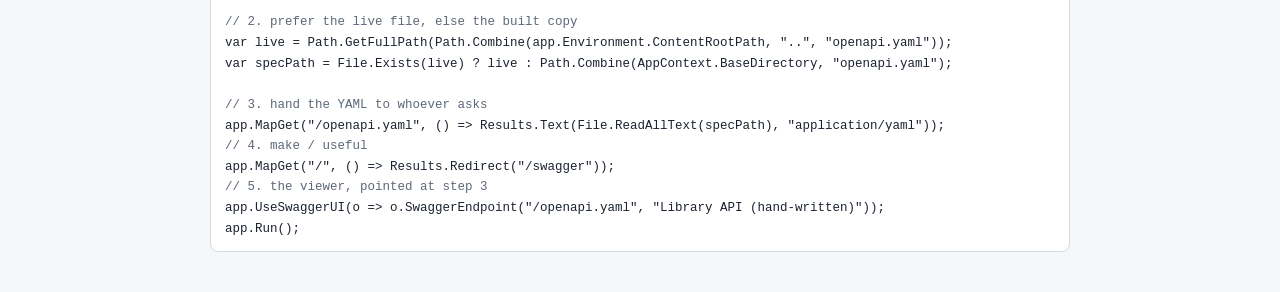
<file: solutions/lesson-01-anatomy/specviewer-explained.html>
<!doctype html>
<html lang="en">
<head>
<meta charset="utf-8">
<meta name="viewport" content="width=device-width, initial-scale=1">
<link rel="stylesheet" href="https://fonts.googleapis.com/css2?family=Inter:wght@400;600&family=Space+Grotesk:wght@600;700&display=swap">
<title>SpecViewer Explained</title>
<style>
:root{--bg:#f6f7f9;--fg:#1b2330;--mut:#5d6878;--card:#fff;--line:#d5dae2;--acc:#0b6bcb;--acc2:#b4531a;--code:#eef1f5}
@media (prefers-color-scheme:dark){:root:not([data-theme="light"]){--bg:#10151d;--fg:#e6eaf0;--mut:#9aa6b6;--card:#171e29;--line:#2b3544;--acc:#5aa9f5;--acc2:#f0a06a;--code:#1d2633;color-scheme:dark}}
:root[data-theme="dark"]{--bg:#10151d;--fg:#e6eaf0;--mut:#9aa6b6;--card:#171e29;--line:#2b3544;--acc:#5aa9f5;--acc2:#f0a06a;--code:#1d2633;color-scheme:dark}
body{background:var(--bg);color:var(--fg);font:15px/1.6 Inter,system-ui,sans-serif;padding-block:32px;padding-left:max(16px,env(safe-area-inset-left,0px));padding-right:max(16px,env(safe-area-inset-right,0px))}
main{max-width:860px;margin:0 auto;display:flex;flex-direction:column;gap:28px}
h1{font:700 28px/1.2 "Space Grotesk",Inter,sans-serif;margin:0;text-wrap:balance}
h2{font:600 19px/1.3 "Space Grotesk",Inter,sans-serif;margin:0 0 8px}
p{margin:0 0 8px;max-width:68ch}
.lead{color:var(--mut);font-size:16px}
code{font:12.5px ui-monospace,Consolas,monospace;background:var(--code);padding:1px 5px;border-radius:4px}
figure{margin:0;background:var(--card);border:1px solid var(--line);border-radius:8px;padding:14px;min-width:0}
.sc{overflow-x:auto}
svg{width:100%;min-width:640px;height:auto;color:var(--fg);display:block}
figcaption{color:var(--mut);font-size:13px;margin-top:8px}
.t{font:12px Inter,system-ui,sans-serif;fill:currentColor}.tb{font:600 13px Inter,system-ui,sans-serif;fill:currentColor}.m{font:11.5px ui-monospace,Consolas,monospace;fill:var(--mut)}
.box{fill:var(--card);stroke:currentColor;stroke-width:1.3}.hl{fill:none;stroke:var(--acc);stroke-width:2}
.ln{stroke:currentColor;stroke-width:1.4;fill:none}.ac{stroke:var(--acc);stroke-width:2;fill:none}
.code{background:var(--card);border:1px solid var(--line);border-radius:8px;overflow-x:auto;padding:12px 14px;margin:0}
.code pre{margin:0;font:12.5px/1.65 ui-monospace,Consolas,monospace}
.n{display:inline-block;background:var(--acc);color:var(--bg);border-radius:10px;min-width:20px;text-align:center;font-size:12px;font-weight:600;margin-right:6px}
ol{padding-left:0;list-style:none;display:flex;flex-direction:column;gap:8px;margin:0}
.cm{color:var(--mut)}
</style>

</head>
<body>
<main>
<header>
<h1>SpecViewer: a YAML file, shown as a web page</h1>
<p class="lead">Twenty lines of C# that serve your hand-written <code>openapi.yaml</code> to Swagger UI. The server does not generate or change the spec. It only hands the file over.</p>
</header>

<section>
<h2>What runs where</h2>
<figure>
<div class="sc"><svg viewBox="0 0 760 250" role="img" aria-label="The browser requests slash, is redirected to slash swagger, which loads Swagger UI, which then fetches openapi.yaml; the server reads that file from disk on every request.">
<defs><marker id="a" viewBox="0 0 10 10" refX="9" refY="5" markerWidth="7" markerHeight="7" orient="auto"><path d="M0 0L10 5L0 10z" fill="currentColor"/></marker>
<marker id="b" viewBox="0 0 10 10" refX="9" refY="5" markerWidth="7" markerHeight="7" orient="auto"><path d="M0 0L10 5L0 10z" fill="var(--acc)"/></marker></defs>
<rect class="box" x="10" y="40" width="150" height="170" rx="6"/><text class="tb" x="85" y="62" text-anchor="middle">Browser</text>
<rect class="box" x="260" y="40" width="250" height="170" rx="6"/><text class="tb" x="385" y="62" text-anchor="middle">SpecViewer (ASP.NET)</text>
<rect class="box" x="610" y="70" width="140" height="110" rx="6"/><text class="tb" x="680" y="96" text-anchor="middle">Disk</text>
<text class="t" x="680" y="120" text-anchor="middle">openapi.yaml</text><text class="m" x="680" y="140" text-anchor="middle">your only</text><text class="m" x="680" y="156" text-anchor="middle">source of truth</text>

<rect class="box" x="276" y="78" width="218" height="26" rx="4"/><text class="m" x="385" y="95" text-anchor="middle">GET /  → redirect</text>
<rect class="box" x="276" y="112" width="218" height="26" rx="4"/><text class="m" x="385" y="129" text-anchor="middle">/swagger  (Swagger UI)</text>
<rect class="box" x="276" y="146" width="218" height="26" rx="4"/><text class="m" x="385" y="163" text-anchor="middle">GET /openapi.yaml</text>
<rect class="hl" x="276" y="146" width="218" height="26" rx="4"/>

<line class="ln" x1="160" y1="91" x2="274" y2="91" marker-end="url(#a)"/><text class="t" x="217" y="85" text-anchor="middle">1 open /</text>
<line class="ln" x1="274" y1="125" x2="162" y2="125" marker-end="url(#a)"/><text class="t" x="217" y="119" text-anchor="middle">2 UI page</text>
<line class="ac" x1="160" y1="159" x2="274" y2="159" marker-end="url(#b)"/><text class="t" x="217" y="153" text-anchor="middle">3 fetch spec</text>
<line class="ac" x1="494" y1="159" x2="608" y2="159" marker-end="url(#b)"/><text class="t" x="551" y="153" text-anchor="middle">4 read file</text>
<path class="ln" d="M274 190 H190 " stroke-dasharray="4 3" marker-end="url(#a)"/><text class="t" x="232" y="204" text-anchor="middle">5 YAML text</text>
<text class="t" x="85" y="190" text-anchor="middle">UI renders</text><text class="t" x="85" y="205" text-anchor="middle">the spec</text>
</svg></div>
<figcaption>The blue path is the one that matters: Swagger UI asks for the YAML, and the server reads it from disk and returns it.</figcaption>
</figure>
</section>

<section>
<h2>Line by line</h2>
<ol>
<li><span class="n">1</span><b>Start the web app.</b> <code>WebApplication.CreateBuilder</code> and <code>Build()</code> create a bare server. It has no controllers and no endpoints yet.</li>
<li><span class="n">2</span><b>Find the spec.</b> The code looks for <code>../openapi.yaml</code> relative to the project folder. If it exists, that copy is used. If not, it uses the copy the build placed next to the DLL (see the <code>.csproj</code>).</li>
<li><span class="n">3</span><b>Serve it.</b> <code>MapGet("/openapi.yaml")</code> reads the file on every request and returns it as <code>application/yaml</code>.</li>
<li><span class="n">4</span><b>Redirect the root.</b> <code>/</code> sends you to <code>/swagger</code> so the base URL is useful.</li>
<li><span class="n">5</span><b>Mount Swagger UI.</b> <code>UseSwaggerUI</code> serves the viewer at <code>/swagger</code> and points it at <code>/openapi.yaml</code>.</li>
</ol>
</section>

<section>
<h2>Why edits show up without a rebuild</h2>
<figure>
<div class="sc"><svg viewBox="0 0 760 210" role="img" aria-label="Two lookups for the spec path: the live source file is preferred and read on every request; the copy in bin is the fallback and only changes at build time.">
<defs><marker id="c" viewBox="0 0 10 10" refX="9" refY="5" markerWidth="7" markerHeight="7" orient="auto"><path d="M0 0L10 5L0 10z" fill="currentColor"/></marker>
<marker id="d" viewBox="0 0 10 10" refX="9" refY="5" markerWidth="7" markerHeight="7" orient="auto"><path d="M0 0L10 5L0 10z" fill="var(--acc)"/></marker></defs>
<rect class="box" x="10" y="75" width="150" height="60" rx="6"/><text class="tb" x="85" y="100" text-anchor="middle">File.Exists(live)?</text><text class="m" x="85" y="120" text-anchor="middle">at startup</text>
<line class="ac" x1="160" y1="95" x2="330" y2="50" marker-end="url(#d)"/><text class="t" x="245" y="62" text-anchor="middle">yes</text>
<line class="ln" stroke-dasharray="4 3" x1="160" y1="115" x2="330" y2="160" marker-end="url(#c)"/><text class="t" x="245" y="152" text-anchor="middle">no</text>
<rect class="box" x="330" y="20" width="270" height="60" rx="6"/><rect class="hl" x="330" y="20" width="270" height="60" rx="6"/>
<text class="tb" x="465" y="45" text-anchor="middle">solutions/…/openapi.yaml</text><text class="m" x="465" y="64" text-anchor="middle">the file you edit</text>
<rect class="box" x="330" y="130" width="270" height="60" rx="6"/>
<text class="tb" x="465" y="155" text-anchor="middle">bin/Debug/net10.0/openapi.yaml</text><text class="m" x="465" y="174" text-anchor="middle">copied at build, goes stale</text>
<text class="t" x="610" y="55">Edit, refresh: new content</text><text class="t" x="610" y="165">Needs a rebuild to change</text>
</svg></div>
<figcaption>The path is chosen once, at startup. The file contents are read again on every request, so a saved edit appears on the next page refresh.</figcaption>
</figure>
<p>The path is fixed at startup, so if you move or delete the live file while the app runs, it keeps pointing at the old location.</p>
</section>

<section>
<h2>Why no code-first generation</h2>
<p>The usual .NET setup generates the spec from controllers, so the code is the source of truth. This project reverses that. The YAML is the contract, and the C# only displays it. That fits a design-first lesson: you write the contract, look at it in Swagger UI, and only then build an API to match.</p>
<p>Because there are no real endpoints behind the spec, Swagger UI's "Try it out" buttons will fail against <code>http://localhost:5000</code> unless something implements the API there.</p>
</section>

<section>
<h2>The code</h2>
<div class="code"><pre><span class="cm">// 1. empty web server</span>
var builder = WebApplication.CreateBuilder(args);
var app = builder.Build();

<span class="cm">// 2. prefer the live file, else the built copy</span>
var live = Path.GetFullPath(Path.Combine(app.Environment.ContentRootPath, "..", "openapi.yaml"));
var specPath = File.Exists(live) ? live : Path.Combine(AppContext.BaseDirectory, "openapi.yaml");

<span class="cm">// 3. hand the YAML to whoever asks</span>
app.MapGet("/openapi.yaml", () =&gt; Results.Text(File.ReadAllText(specPath), "application/yaml"));
<span class="cm">// 4. make / useful</span>
app.MapGet("/", () =&gt; Results.Redirect("/swagger"));
<span class="cm">// 5. the viewer, pointed at step 3</span>
app.UseSwaggerUI(o =&gt; o.SwaggerEndpoint("/openapi.yaml", "Library API (hand-written)"));
app.Run();</pre></div>
</section>
</main>
</body>
</html>
</file>
<file: assets/style.css>
:root{
  --paper:#eef3f6; --sheet:#ffffff; --ink:#12304a; --line:#2f6f9f;
  --mute:#5b7389; --rule:#c9d8e3; --mark:#c9402b; --ok:#2a7f62; --code:#0f2233;
  --serif:Charter,"Bitstream Charter","Sitka Text",Cambria,Georgia,serif;
  --sans:system-ui,-apple-system,"Segoe UI",Roboto,sans-serif;
  --mono:ui-monospace,"Cascadia Code",Menlo,Consolas,monospace;
}
*{box-sizing:border-box}
html{font-size:17px}
body{margin:0;background:var(--paper);color:var(--ink);font-family:var(--sans);line-height:1.6;
  background-image:linear-gradient(var(--rule) 1px,transparent 1px),linear-gradient(90deg,var(--rule) 1px,transparent 1px);
  background-size:32px 32px;background-attachment:fixed}
body::before{content:"";position:fixed;inset:0;background:rgba(238,243,246,.86);z-index:-1}
a{color:var(--line)}
a:focus-visible,summary:focus-visible{outline:3px solid var(--mark);outline-offset:2px}
.top{display:flex;gap:1rem;flex-wrap:wrap;align-items:center;justify-content:space-between;
  padding:.7rem 1.5rem;background:var(--ink);color:#fff;font-size:.9rem}
.top a{color:#fff;text-decoration:none}
.top a:hover{text-decoration:underline}
.top nav{display:flex;gap:.9rem;flex-wrap:wrap}
main{max-width:62rem;margin:0 auto;padding:2rem 1.25rem 4rem}
h1{font-family:var(--serif);font-size:2.4rem;line-height:1.15;margin:.2rem 0 .6rem;font-weight:700}
h2{font-family:var(--serif);font-size:1.5rem;margin:2.4rem 0 .6rem;padding-top:.4rem;border-top:2px solid var(--ink)}
h3{font-size:1.05rem;margin:1.4rem 0 .3rem}
p,li{max-width:70ch}
.lede{font-family:var(--serif);font-size:1.2rem;color:var(--mute);max-width:60ch}
.sheet{background:var(--sheet);border:1.5px solid var(--ink);padding:1rem;margin:1.2rem 0;overflow-x:auto}
.sheet svg{display:block;width:100%;height:auto;min-width:640px}
.caption{font-size:.85rem;color:var(--mute);margin:.4rem 0 0}
pre,code{font-family:var(--mono);font-size:.86rem}
code{background:#e3edf4;padding:.05em .3em}
pre{background:var(--code);color:#dcebf7;padding:1rem;overflow-x:auto;line-height:1.5;border-left:5px solid var(--mark)}
pre code{background:none;padding:0;color:inherit}
.box{border:1.5px solid var(--ink);background:var(--sheet);padding:.8rem 1rem;margin:1.2rem 0}
.box.try{border-left:6px solid var(--mark)}
.box.check{border-left:6px solid var(--ok)}
.box strong.t{display:block;margin-bottom:.2rem}
table{border-collapse:collapse;width:100%;background:var(--sheet);font-size:.92rem}
th,td{border:1px solid var(--ink);padding:.45rem .6rem;text-align:left;vertical-align:top}
th{background:#dfeaf2}
.pager{display:flex;justify-content:space-between;gap:1rem;margin-top:3rem;padding-top:1rem;border-top:2px solid var(--ink)}
.cards{display:grid;grid-template-columns:repeat(auto-fill,minmax(15rem,1fr));gap:.9rem;margin:1rem 0;padding:0;list-style:none}
.cards li{background:var(--sheet);border:1.5px solid var(--ink);padding:.8rem 1rem}
.cards a{font-weight:700;display:block;margin-bottom:.2rem}
.meta{color:var(--mute);font-size:.85rem}
svg text{font-family:var(--sans)}
svg .m{font-family:var(--mono)}
@media (max-width:600px){h1{font-size:1.8rem}html{font-size:16px}}
@media (prefers-reduced-motion:no-preference){
  .draw{stroke-dasharray:600;stroke-dashoffset:600;animation:draw 1.6s ease-out .2s forwards}
  @keyframes draw{to{stroke-dashoffset:0}}
}
</file>
